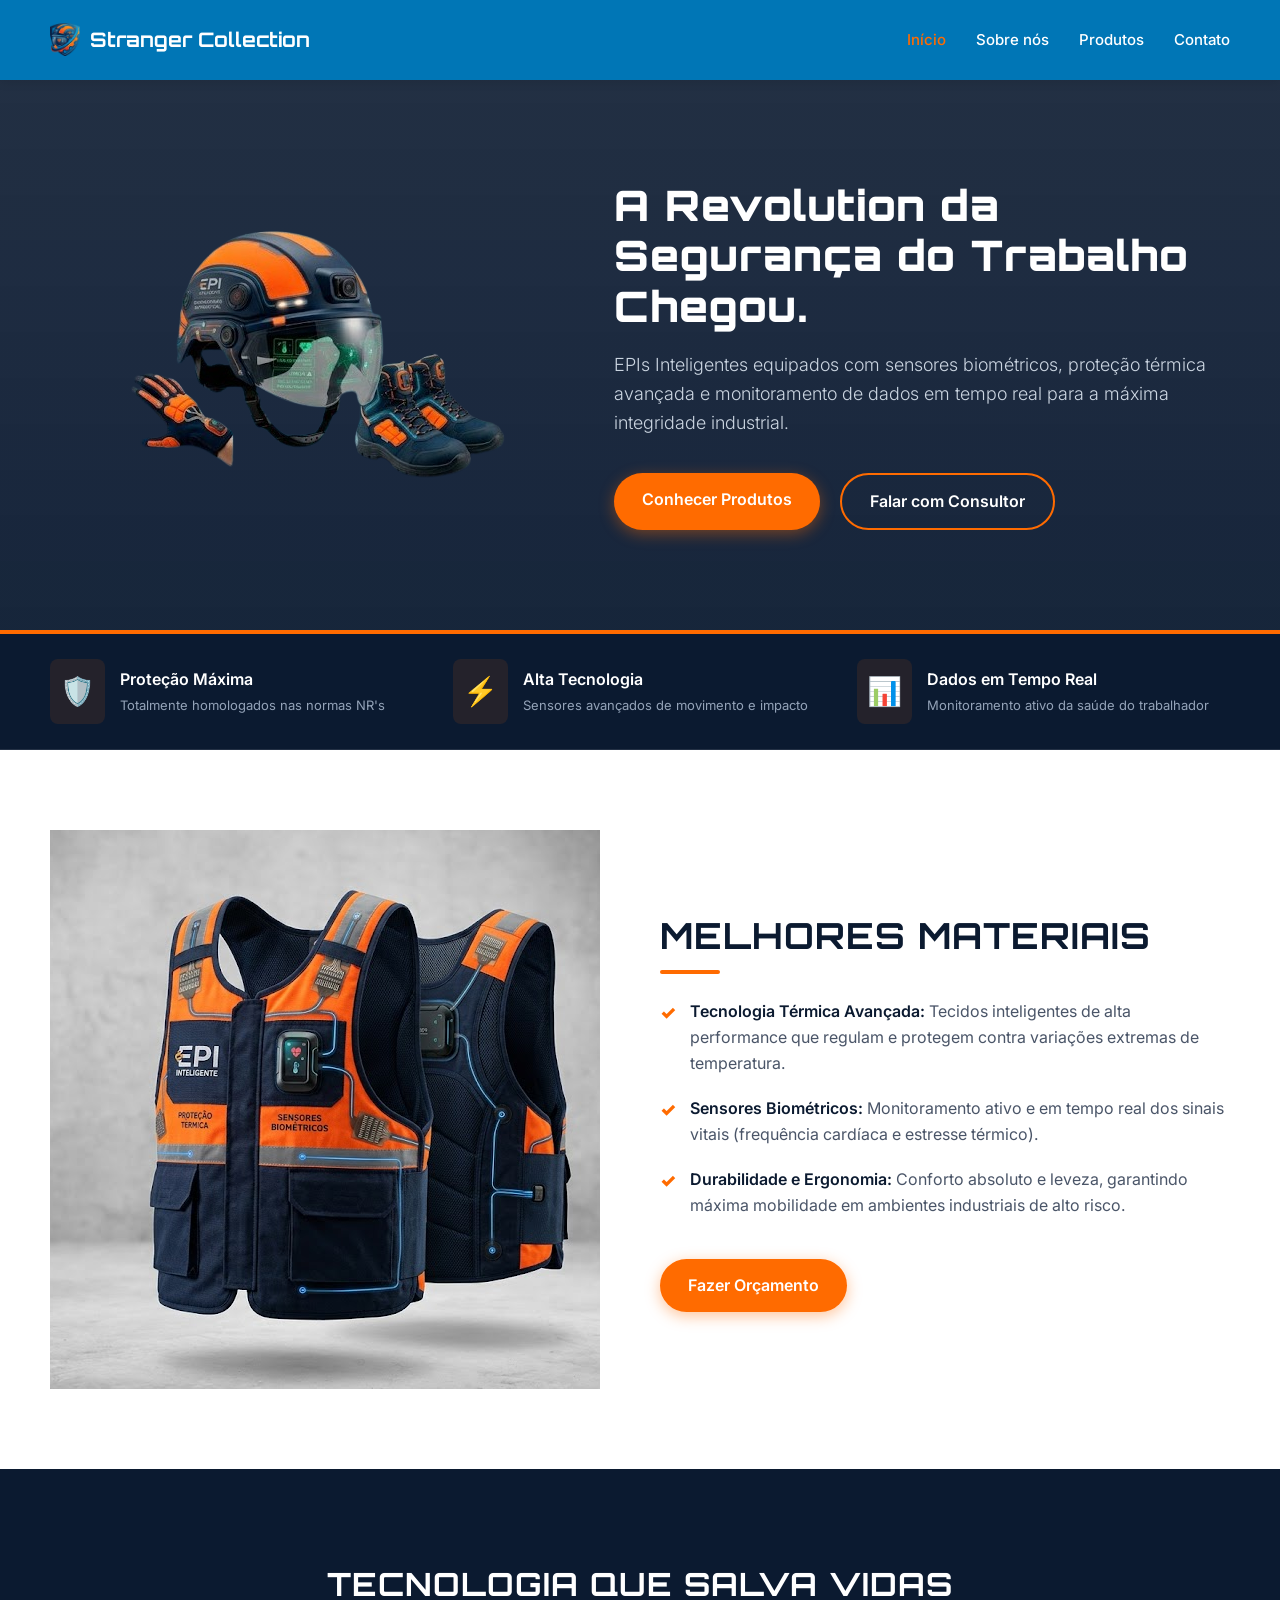
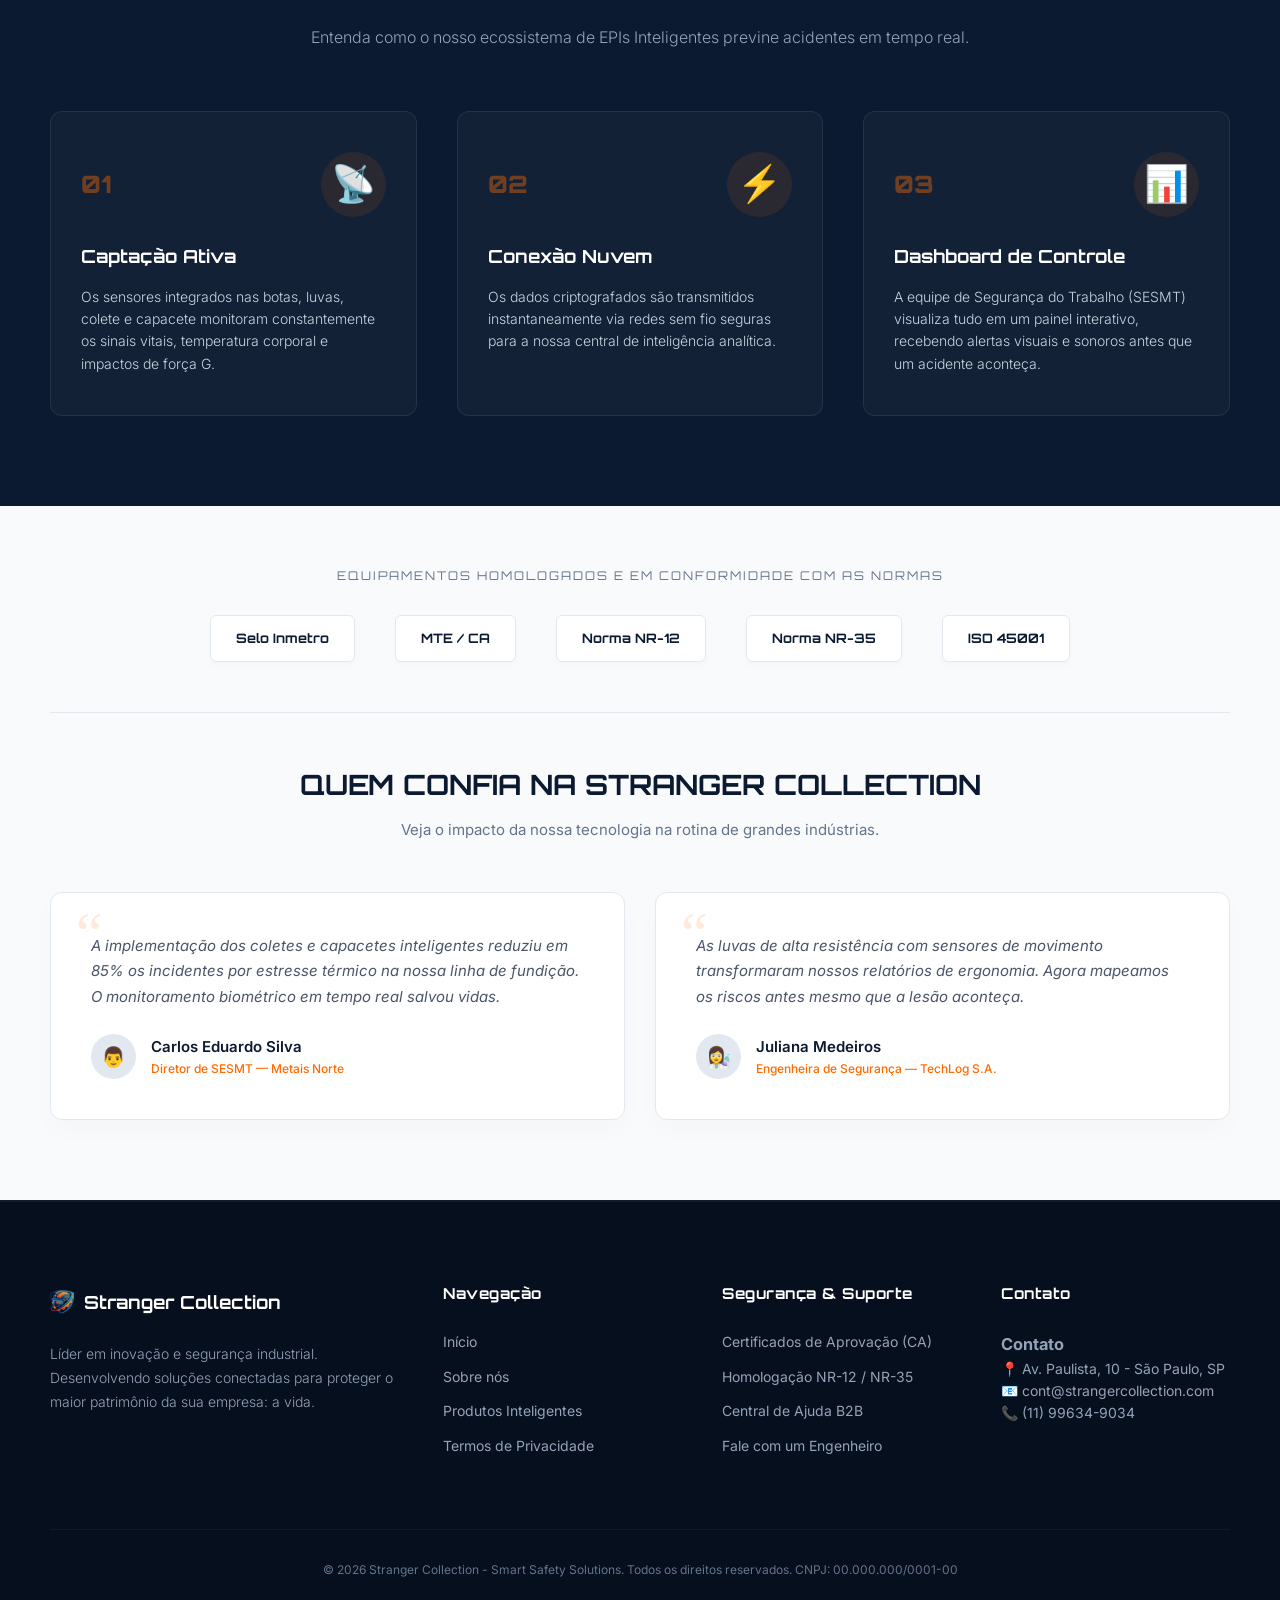
<file: src/index.html>
<!DOCTYPE html>
<html lang="pt-BR">
<head>
    <meta charset="UTF-8">
    <meta name="viewport" content="width=device-width, initial-scale=1.0">
    <title>Stranger Collection - EPIs Inteligentes</title>
    
    <link rel="stylesheet" href="index.css">
    
    <link rel="preconnect" href="https://fonts.googleapis.com">
    <link rel="preconnect" href="https://fonts.gstatic.com" crossorigin>
    <link href="https://fonts.googleapis.com/css2?family=Inter:wght@300;400;500;600&family=Orbitron:wght@600;700;900&display=swap" rel="stylesheet">
</head>
<body>

    <header>
        <div class="logo-container">
            <div ><img class="logo-icon" src="/public/assets/image/logo.png" alt=""></div>
            <span>Stranger Collection</span>
        </div>
        <nav>
            <ul>
                <li><a href="#" class="active">Início</a></li>
                <li><a href="/src/pages/sobrenos/sobre.html">Sobre nós</a></li>
                <li><a href="/src/pages/produtos/produtos.html">Produtos</a></li>
                <li><a href="https://wa.me/5511996349034?text=Olá!+Gostaria+de+fazer+um+orçamento+para+o+Colete+Smart+Pro+da+Stranger+Collection.">Contato</a></li>
            </ul>
        </nav>
    </header>

    <section class="hero">
        <div class="hero-container">
            <div class="hero-images">
         
                    <img src="/public/assets/image/produtos.png" alt="">
                
            </div>
            <div class="hero-content">
                <h1>A Revolution da Segurança do Trabalho Chegou.</h1>
                <p>EPIs Inteligentes equipados com sensores biométricos, proteção térmica avançada e monitoramento de dados em tempo real para a máxima integridade industrial.</p>
                <div class="hero-buttons">
                    <a href="#" class="btn btn-primary">Conhecer Produtos</a>
                    <a href="#" class="btn btn-secondary">Falar com Consultor</a>
                </div>
            </div>
        </div>
    </section>

    <section class="features-bar">
        <div class="features-container">
            <div class="feature-item">
                <div class="feature-icon">🛡️</div>
                <div class="feature-text">
                    <h3>Proteção Máxima</h3>
                    <p>Totalmente homologados nas normas NR's</p>
                </div>
            </div>
            <div class="feature-item">
                <div class="feature-icon">⚡</div>
                <div class="feature-text">
                    <h3>Alta Tecnologia</h3>
                    <p>Sensores avançados de movimento e impacto</p>
                </div>
            </div>
            <div class="feature-item">
                <div class="feature-icon">📊</div>
                <div class="feature-text">
                    <h3>Dados em Tempo Real</h3>
                    <p>Monitoramento ativo da saúde do trabalhador</p>
                </div>
            </div>
        </div>
    </section>

    <section class="product-highlight">
        <div class="product-container">
            <div class="product-image-side">
                <div class="product-image-placeholder">
                
                    <img src="/public/assets/image/colete.jpg" alt="">
                   
                </div>
            </div>
            <div class="product-info-side">
                <h2>MELHORES MATERIAIS</h2>
                <ul class="product-bullets">
                    <li><strong>Tecnologia Térmica Avançada:</strong> Tecidos inteligentes de alta performance que regulam e protegem contra variações extremas de temperatura.</li>
                    <li><strong>Sensores Biométricos:</strong> Monitoramento ativo e em tempo real dos sinais vitais (frequência cardíaca e estresse térmico).</li>
                    <li><strong>Durabilidade e Ergonomia:</strong> Conforto absoluto e leveza, garantindo máxima mobilidade em ambientes industriais de alto risco.</li>
                </ul>
                <div class="hero-buttons">
                    <a href="#" class="btn btn-primary">Fazer Orçamento</a>
                </div>
            </div>
        </div>
    </section>

    <section class="how-it-works">
        <div class="section-title">
            <h2>TECNOLOGIA QUE SALVA VIDAS</h2>
            <p>Entenda como o nosso ecossistema de EPIs Inteligentes previne acidentes em tempo real.</p>
        </div>
        
        <div class="steps-container">
            <div class="step-card">
                <div class="step-icon-wrapper">
                    <span class="step-number">01</span>
                    <div class="step-icon">📡</div>
                </div>
                <h3>Captação Ativa</h3>
                <p>Os sensores integrados nas botas, luvas, colete e capacete monitoram constantemente os sinais vitais, temperatura corporal e impactos de força G.</p>
            </div>

            <div class="step-card">
                <div class="step-icon-wrapper">
                    <span class="step-number">02</span>
                    <div class="step-icon">⚡</div>
                </div>
                <h3>Conexão Nuvem</h3>
                <p>Os dados criptografados são transmitidos instantaneamente via redes sem fio seguras para a nossa central de inteligência analítica.</p>
            </div>

            <div class="step-card">
                <div class="step-icon-wrapper">
                    <span class="step-number">03</span>
                    <div class="step-icon">📊</div>
                </div>
                <h3>Dashboard de Controle</h3>
                <p>A equipe de Segurança do Trabalho (SESMT) visualiza tudo em um painel interativo, recebendo alertas visuais e sonoros antes que um acidente aconteça.</p>
            </div>
        </div>
    </section>
    <section class="trust-section">
        <div class="certifications-container">
            <p class="cert-title">EQUIPAMENTOS HOMOLOGADOS E EM CONFORMIDADE COM AS NORMAS</p>
            <div class="cert-logos">
                <div class="cert-badge"><span>Selo Inmetro</span></div>
                <div class="cert-badge"><span>MTE / CA</span></div>
                <div class="cert-badge"><span>Norma NR-12</span></div>
                <div class="cert-badge"><span>Norma NR-35</span></div>
                <div class="cert-badge"><span>ISO 45001</span></div>
            </div>
        </div>

        <hr class="section-divider">

        <div class="testimonials-wrapper">
            <div class="section-title-dark">
                <h2>QUEM CONFIA NA STRANGER COLLECTION</h2>
                <p>Veja o impacto da nossa tecnologia na rotina de grandes indústrias.</p>
            </div>

            <div class="testimonials-container">
                <div class="testimonial-card">
                    <div class="quote-icon">“</div>
                    <p class="testimonial-text">A implementação dos coletes e capacetes inteligentes reduziu em 85% os incidentes por estresse térmico na nossa linha de fundição. O monitoramento biométrico em tempo real salvou vidas.</p>
                    <div class="testimonial-author">
                        <div class="author-avatar">👨‍</div>
                        <div class="author-info">
                            <h4>Carlos Eduardo Silva</h4>
                            <p>Diretor de SESMT — Metais Norte</p>
                        </div>
                    </div>
                </div>

                <div class="testimonial-card">
                    <div class="quote-icon">“</div>
                    <p class="testimonial-text">As luvas de alta resistência com sensores de movimento transformaram nossos relatórios de ergonomia. Agora mapeamos os riscos antes mesmo que a lesão aconteça.</p>
                    <div class="testimonial-author">
                        <div class="author-avatar">👩‍🔬</div>
                        <div class="author-info">
                            <h4>Juliana Medeiros</h4>
                            <p>Engenheira de Segurança — TechLog S.A.</p>
                        </div>
                    </div>
                </div>
            </div>
        </div>
    </section>

       <footer class="main-footer">
        <div class="footer-container">
            <div class="footer-col brand-col">
                <div class="footer-logo">
                   <div ><img class="logo-icon-small" src="/public/assets/image/logo.png" alt=""></div>
                    <span>Stranger Collection</span>
                </div>
                <p>Líder em inovação e segurança industrial. Desenvolvendo soluções conectadas para proteger o maior patrimônio da sua empresa: a vida.</p>
            </div>
            <div class="footer-col">
                <h4>Navegação</h4>
                <ul>
                    <li><a href="#">Início</a></li>
                    <li><a href="/src/pages/sobrenos/sobre.html">Sobre nós</a></li>
                    <li><a href="/src/pages/produtos/produtos.html">Produtos Inteligentes</a></li>
                    <li><a href="#">Termos de Privacidade</a></li>
                </ul>
            </div>
            <div class="footer-col">
                <h4>Segurança & Suporte</h4>
                <ul>
                    <li><a href="#">Certificados de Aprovação (CA)</a></li>
                    <li><a href="#">Homologação NR-12 / NR-35</a></li>
                    <li><a href="#">Central de Ajuda B2B</a></li>
                    <li><a href="#">Fale com um Engenheiro</a></li>
                </ul>
            </div>
            <div class="footer-col">
                <h4>Contato</h4>
              <h3>Contato</h3>
                <p>📍 Av. Paulista, 10 - São Paulo, SP</p>
                <p>📧 cont@strangercollection.com</p>
                <p>📞 (11) 99634-9034</p>
            </div>
        </div>
        <div class="footer-bottom">
            <p>&copy; 2026 Stranger Collection - Smart Safety Solutions. Todos os direitos reservados. CNPJ: 00.000.000/0001-00</p>
        </div>
    </footer>

</body>
</html>
</file>
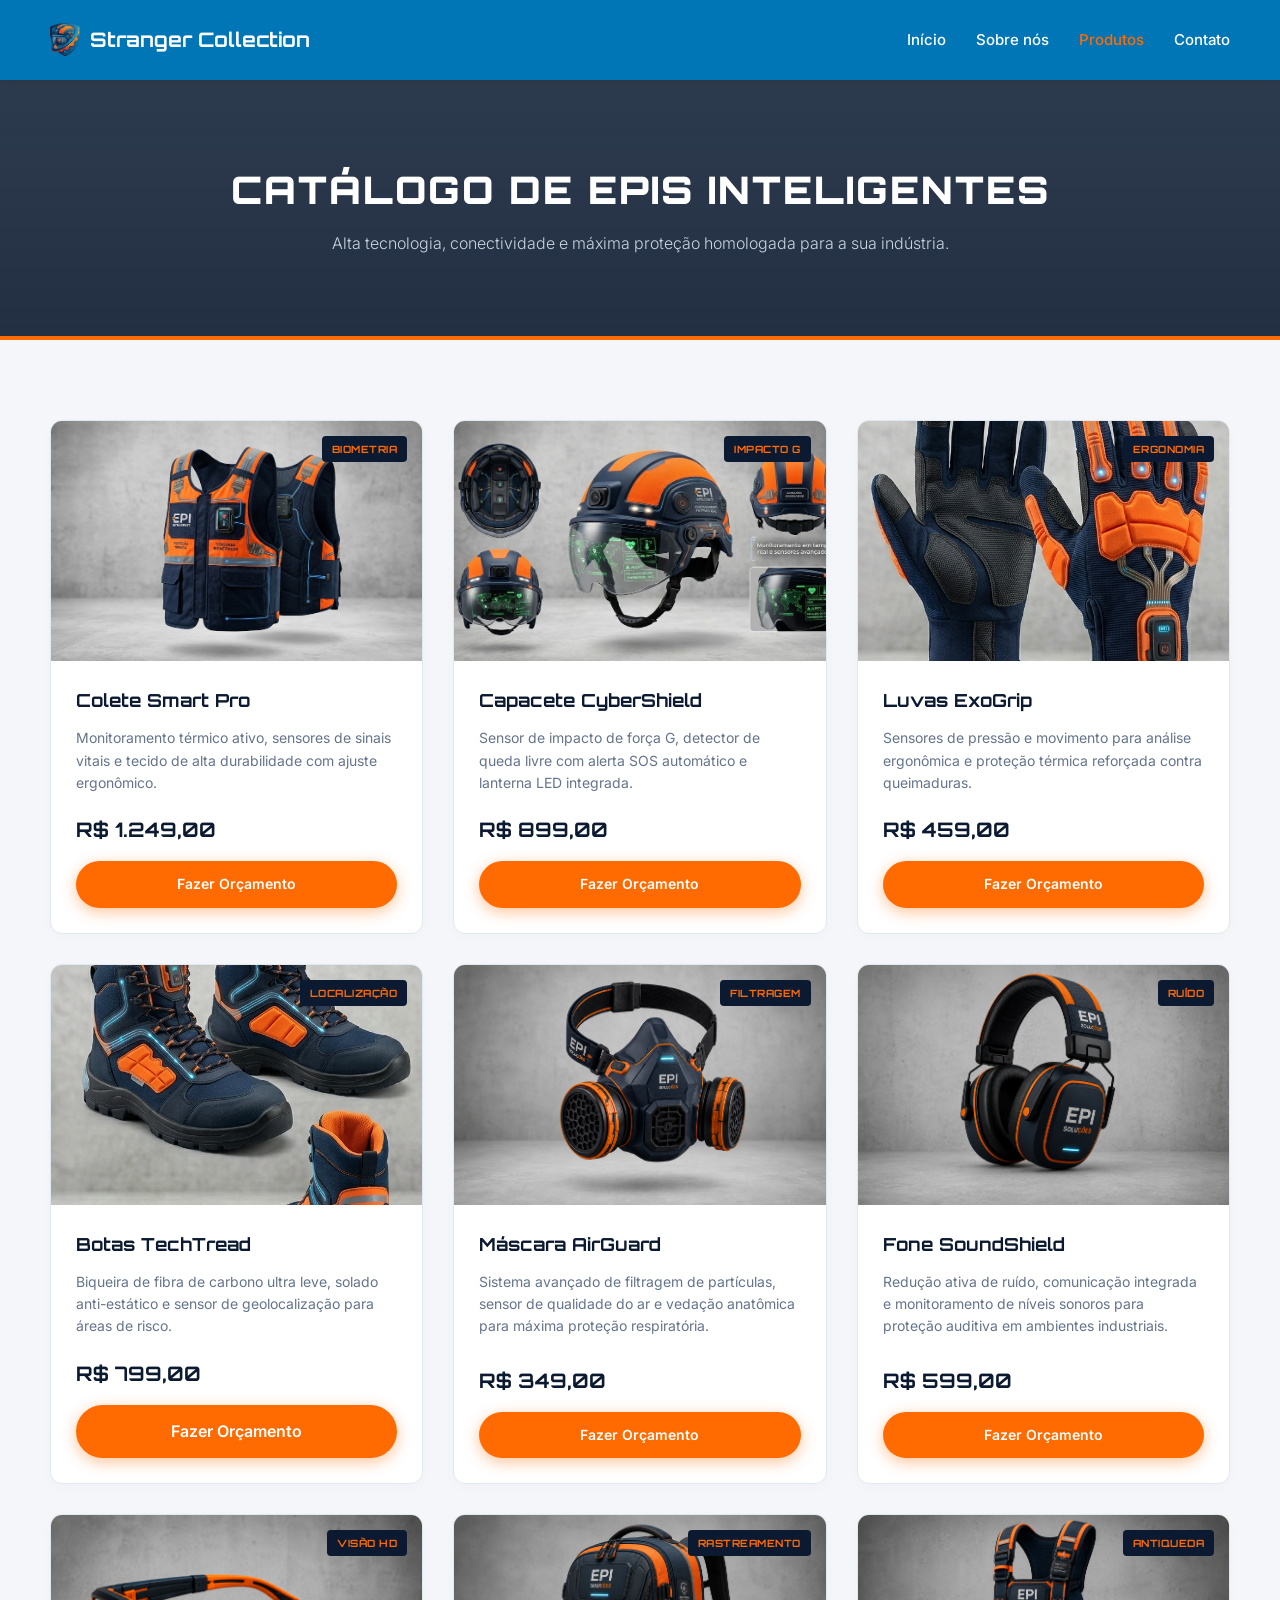
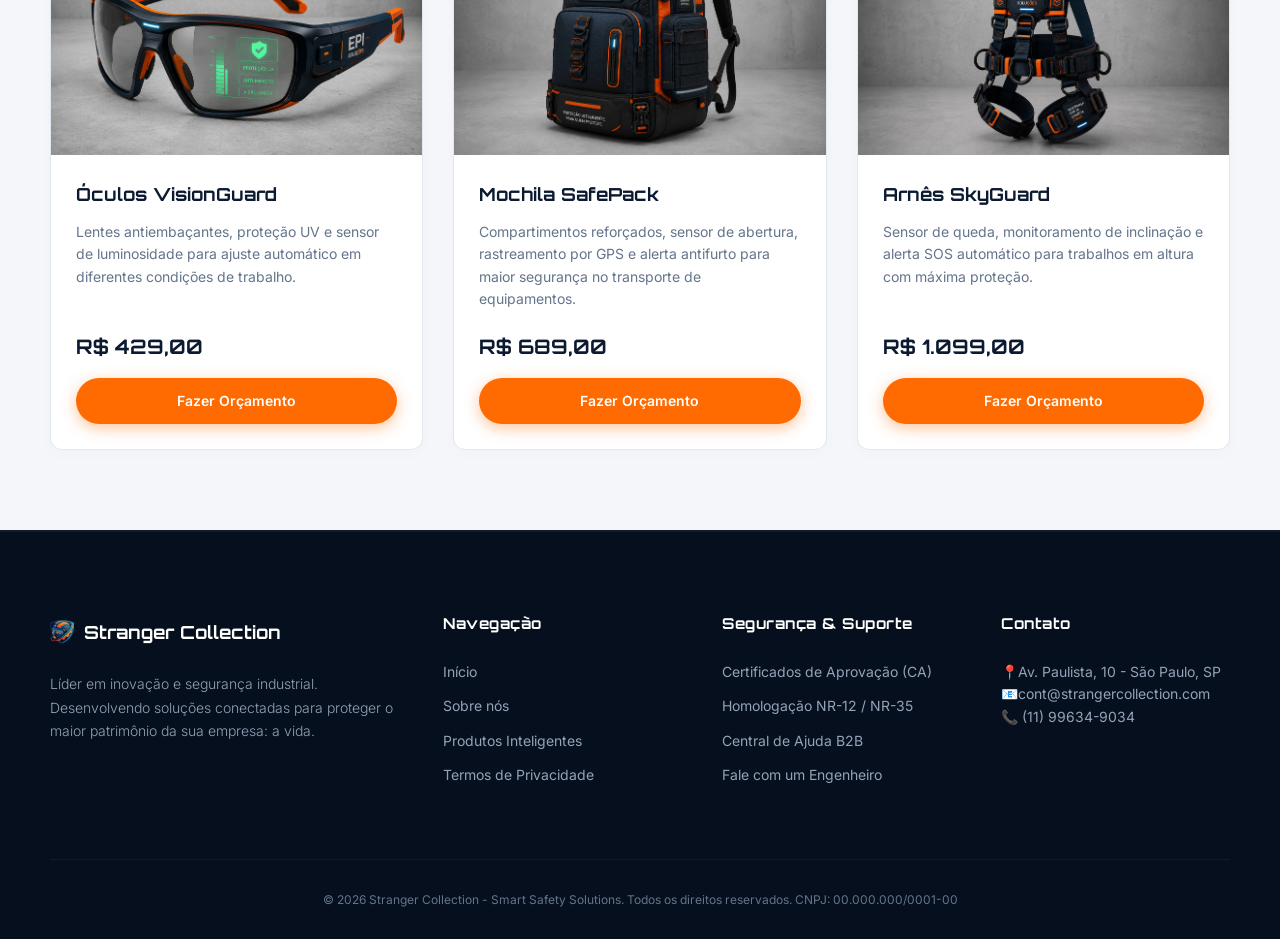
<file: src/pages/produtos/produtos.html>
<!DOCTYPE html>
<html lang="pt-BR">
<head>
    <meta charset="UTF-8">
    <meta name="viewport" content="width=device-width, initial-scale=1.0">
    <title>Produtos - Stranger Collection</title>
    
    <link rel="stylesheet" href="index.css">
    
    <link rel="preconnect" href="https://fonts.googleapis.com">
    <link rel="preconnect" href="https://fonts.gstatic.com" crossorigin>
    <link href="https://fonts.googleapis.com/css2?family=Inter:wght@300;400;500;600&family=Orbitron:wght@600;700;900&display=swap" rel="stylesheet">
</head>
<body>

    <header>
        <div class="logo-container">
                <div ><img class="logo-icon" src="/public/assets/image/logo.png" alt=""></div>
            <span>Stranger Collection</span>
        </div>
        <nav>
            <ul>
                <li><a href="../../index.html">Início</a></li>
                <li><a href="../sobrenos/sobre.html">Sobre nós</a></li>
                <li><a href="#" class="active">Produtos</a></li>
                <li><a href="https://wa.me/5511996349034?text=Olá!+Gostaria+de+fazer+um+orçamento+para+o+Colete+Smart+Pro+da+Stranger+Collection.">Contato</a></li>
            </ul>
        </nav>
    </header>

    <section class="products-hero">
        <div class="products-hero-content">
            <h1>CATÁLOGO DE EPIS INTELIGENTES</h1>
            <p>Alta tecnologia, conectividade e máxima proteção homologada para a sua indústria.</p>
        </div>
    </section>

    <section class="products-catalog">
        <div class="catalog-container">
            
            <div class="product-card">
                <div class="card-image-wrapper">
                    <img src="/public/assets/image/colete.jpg" alt="Colete Inteligente">
                    <span class="badge-tech">BIOMETRIA</span>
                </div>
                <div class="card-info">
                    <h3>Colete Smart Pro</h3>
                    <p class="product-desc">Monitoramento térmico ativo, sensores de sinais vitais e tecido de alta durabilidade com ajuste ergonômico.</p>
                    <div class="product-price">R$ 1.249,00</div>
                    <a href="https://wa.me/5511996349034?text=Olá!+Gostaria+de+fazer+um+orçamento+para+o+Colete+Smart+Pro+da+Stranger+Collection." class="btn btn-primary btn-card">Fazer Orçamento</a>
                </div>
            </div>

            <div class="product-card">
                <div class="card-image-wrapper">
                    <img src="/public/assets/image/capacete.jpg" alt="Capacete Inteligente">
                    <span class="badge-tech">IMPACTO G</span>
                </div>
                <div class="card-info">
                    <h3>Capacete CyberShield</h3>
                    <p class="product-desc">Sensor de impacto de força G, detector de queda livre com alerta SOS automático e lanterna LED integrada.</p>
                    <div class="product-price">R$ 899,00</div>
                    <a href="https://wa.me/5511996349034?text=Olá!+Gostaria+de+fazer+um+orçamento+para+o+Colete+Smart+Pro+da+Stranger+Collection." class="btn btn-primary btn-card">Fazer Orçamento</a>
                </div>
            </div>

            <div class="product-card">
                <div class="card-image-wrapper">
                    <img src="/public/assets/image/luvas.png" alt="Luvas Tecnológicas">
                    <span class="badge-tech">ERGONOMIA</span>
                </div>
                <div class="card-info">
                    <h3>Luvas ExoGrip</h3>
                    <p class="product-desc">Sensores de pressão e movimento para análise ergonômica e proteção térmica reforçada contra queimaduras.</p>
                    <div class="product-price">R$ 459,00</div>
                    <a href="https://wa.me/5511996349034?text=Olá!+Gostaria+de+fazer+um+orçamento+para+o+Colete+Smart+Pro+da+Stranger+Collection." class="btn btn-primary btn-card">Fazer Orçamento</a>
                </div>
            </div>

            <div class="product-card">
                <div class="card-image-wrapper">
                    <img src="/public/assets/image/botas.png" alt="Botas Inteligentes">
                    <span class="badge-tech">LOCALIZAÇÃO</span>
                </div>
                <div class="card-info">
                    <h3>Botas TechTread</h3>
                    <p class="product-desc">Biqueira de fibra de carbono ultra leve, solado anti-estático e sensor de geolocalização para áreas de risco.</p>
                    <div class="product-price">R$ 799,00</div>
                    <a href="<a href="https://wa.me/5511996349034?text=Olá!+Gostaria+de+fazer+um+orçamento+para+o+Colete+Smart+Pro+da+Stranger+Collection." target="_blank" class="btn btn-primary">Fazer Orçamento</a>
                </div>
            </div>
           
            <div class="product-card">
                <div class="card-image-wrapper">
                    <img src="/public/assets/image/mascara.png" alt="Máscara Inteligente">
                    <span class="badge-tech">FILTRAGEM</span>
                </div>
                <div class="card-info">
                    <h3>Máscara AirGuard</h3>
                    <p class="product-desc">
                        Sistema avançado de filtragem de partículas, sensor de qualidade do ar e vedação anatômica para máxima proteção respiratória.
                    </p>
                    <div class="product-price">R$ 349,00</div>
                    <a href="https://wa.me/5511996349034?text=Olá!+Gostaria+de+fazer+um+orçamento+para+a+Máscara+AirGuard+da+Stranger+Collection."
                    target="_blank"
                    class="btn btn-primary btn-card">
                        Fazer Orçamento
                    </a>
                </div>
            </div>

            <div class="product-card">
                <div class="card-image-wrapper">
                    <img src="/public/assets/image/fones.png" alt="Fone de Proteção Inteligente">
                    <span class="badge-tech">RUÍDO</span>
                </div>
                <div class="card-info">
                    <h3>Fone SoundShield</h3>
                    <p class="product-desc">
                        Redução ativa de ruído, comunicação integrada e monitoramento de níveis sonoros para proteção auditiva em ambientes industriais.
                    </p>
                    <div class="product-price">R$ 599,00</div>
                    <a href="https://wa.me/5511996349034?text=Olá!+Gostaria+de+fazer+um+orçamento+para+o+Fone+SoundShield+da+Stranger+Collection."
                    target="_blank"
                    class="btn btn-primary btn-card">
                        Fazer Orçamento
                    </a>
                </div>
            </div>

            <div class="product-card">
                <div class="card-image-wrapper">
                    <img src="/public/assets/image/oculos.png" alt="Óculos de Proteção Inteligente">
                    <span class="badge-tech">VISÃO HD</span>
                </div>
                <div class="card-info">
                    <h3>Óculos VisionGuard</h3>
                    <p class="product-desc">
                        Lentes antiembaçantes, proteção UV e sensor de luminosidade para ajuste automático em diferentes condições de trabalho.
                    </p>
                    <div class="product-price">R$ 429,00</div>
                    <a href="https://wa.me/5511996349034?text=Olá!+Gostaria+de+fazer+um+orçamento+para+os+Óculos+VisionGuard+da+Stranger+Collection."
                    target="_blank"
                    class="btn btn-primary btn-card">
                        Fazer Orçamento
                    </a>
                </div>
            </div>
            <div class="product-card">
        <div class="card-image-wrapper">
            <img src="/public/assets/image/mochila.png" alt="Mochila Inteligente">
            <span class="badge-tech">RASTREAMENTO</span>
        </div>
        <div class="card-info">
            <h3>Mochila SafePack</h3>
            <p class="product-desc">
                Compartimentos reforçados, sensor de abertura, rastreamento por GPS e alerta antifurto para maior segurança no transporte de equipamentos.
            </p>
            <div class="product-price">R$ 689,00</div>
            <a href="https://wa.me/5511996349034?text=Olá!+Gostaria+de+fazer+um+orçamento+para+a+Mochila+SafePack+da+Stranger+Collection."
            target="_blank"
            class="btn btn-primary btn-card">
                Fazer Orçamento
            </a>
        </div>
            </div>
           
            <div class="product-card">
                <div class="card-image-wrapper">
                    <img src="/public/assets/image/arnes.png" alt="Arnês de Segurança Inteligente">
                    <span class="badge-tech">ANTIQUEDA</span>
                </div>
                <div class="card-info">
                    <h3>Arnês SkyGuard</h3>
                    <p class="product-desc">
                        Sensor de queda, monitoramento de inclinação e alerta SOS automático para trabalhos em altura com máxima proteção.
                    </p>
                    <div class="product-price">R$ 1.099,00</div>
                    <a href="https://wa.me/5511996349034?text=Olá!+Gostaria+de+fazer+um+orçamento+para+o+Arnês+SkyGuard+da+Stranger+Collection."
                    target="_blank"
                    class="btn btn-primary btn-card">
                        Fazer Orçamento
                    </a>
                </div>
            </div>

        </div>
    </section>

    <footer class="main-footer">
        <div class="footer-container">
            <div class="footer-col brand-col">
                <div class="footer-logo">
                    <div ><img class="logo-icon-small" src="/public/assets/image/logo.png" alt=""></div>
                    <span>Stranger Collection</span>
                </div>
                <p>Líder em inovação e segurança industrial. Desenvolvendo soluções conectadas para proteger o maior patrimônio da sua empresa: a vida.</p>
            </div>
            <div class="footer-col">
                <h4>Navegação</h4>
                <ul>
                    <li><a href="../../index.html">Início</a></li>
                    <li><a href="../sobrenos/sobre.html">Sobre nós</a></li>
                    <li><a href="#">Produtos Inteligentes</a></li>
                    <li><a href="https://wa.me/5511996349034?text=Olá!+Gostaria+de+fazer+um+orçamento+para+o+Colete+Smart+Pro+da+Stranger+Collection.">Termos de Privacidade</a></li>
                </ul>
            </div>
            <div class="footer-col">
                <h4>Segurança & Suporte</h4>
                <ul>
                    <li><a href="#">Certificados de Aprovação (CA)</a></li>
                    <li><a href="#">Homologação NR-12 / NR-35</a></li>
                    <li><a href="#">Central de Ajuda B2B</a></li>
                    <li><a href="#">Fale com um Engenheiro</a></li>
                </ul>
            </div>
            <div class="footer-col">
                <h4>Contato</h4>
                <p>📍Av. Paulista, 10 - São Paulo, SP</p>
                <p>📧cont@strangercollection.com</p>
                <p>📞 (11) 99634-9034</p>
            </div>
        </div>
        <div class="footer-bottom">
            <p>&copy; 2026 Stranger Collection - Smart Safety Solutions. Todos os direitos reservados. CNPJ: 00.000.000/0001-00</p>
        </div>
    </footer>

</body>
</html>
</file>
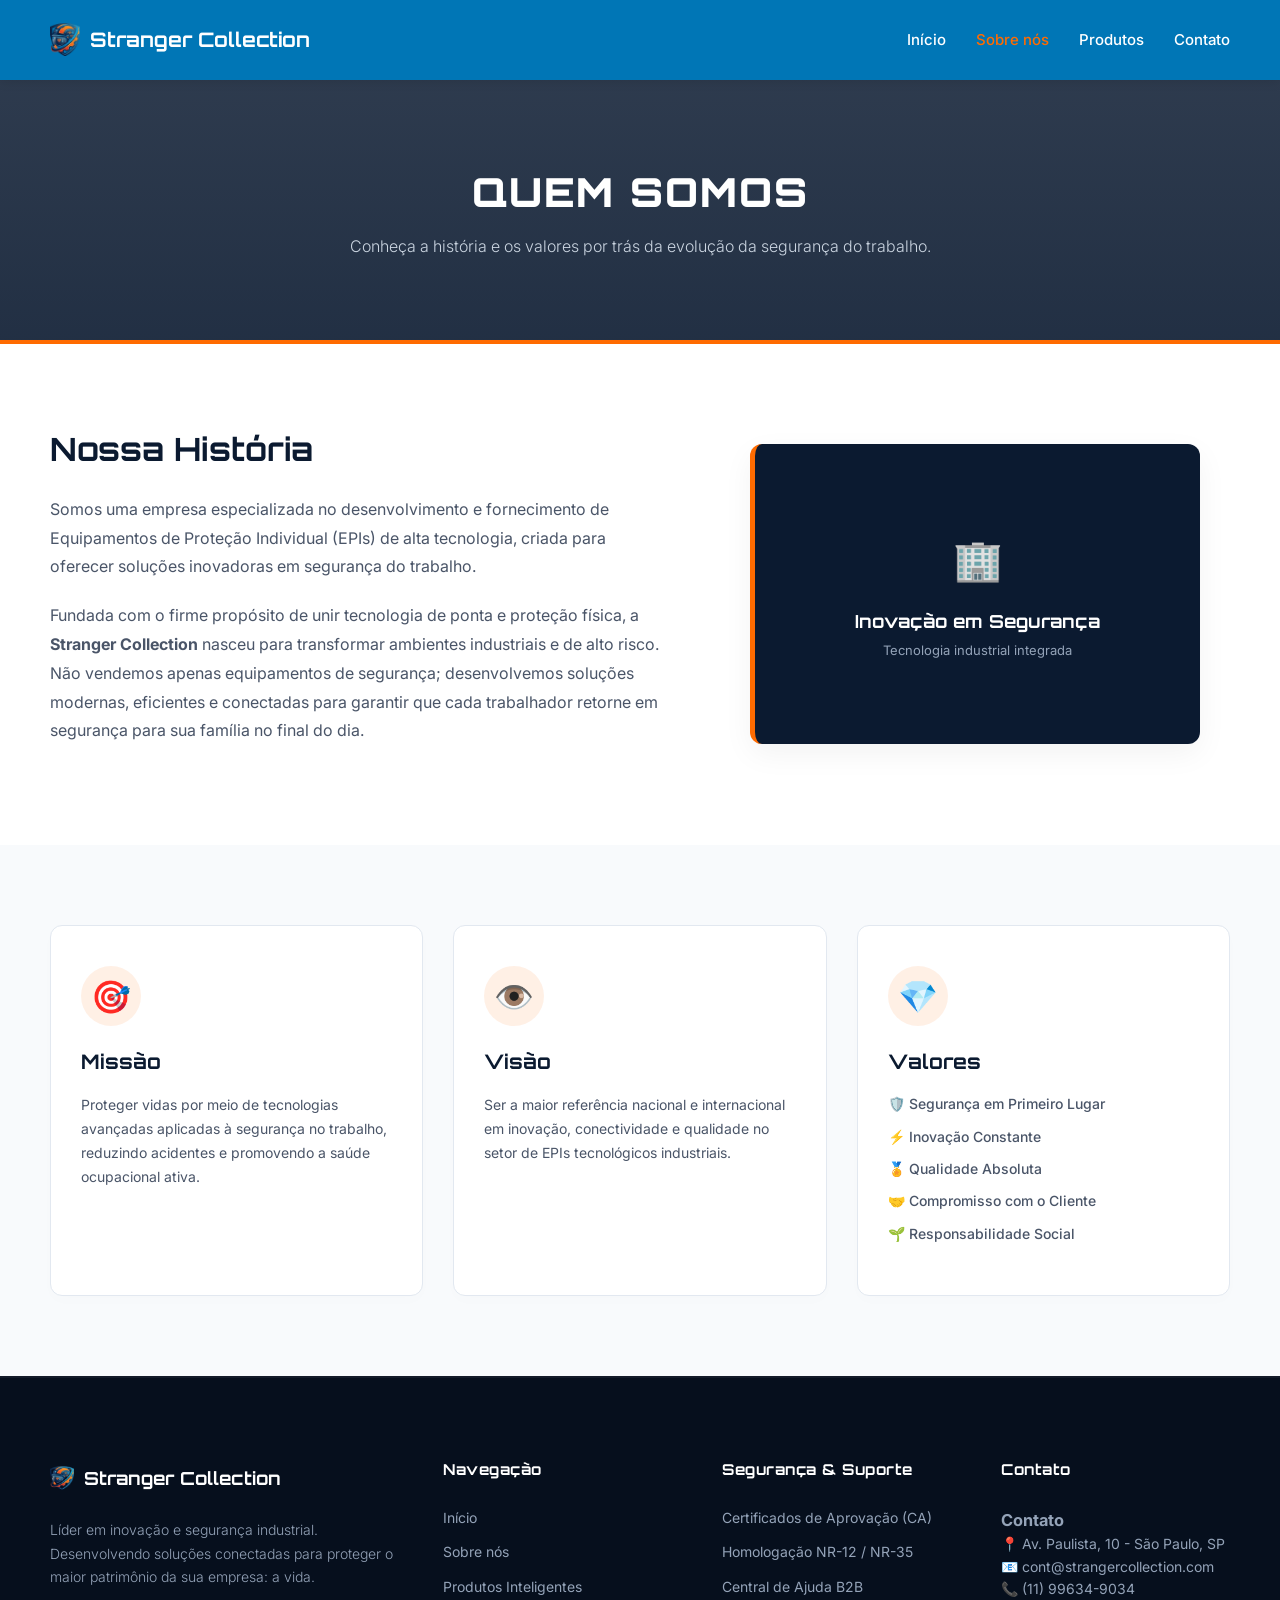
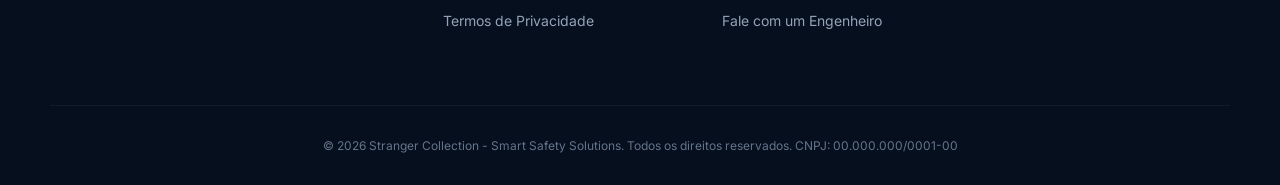
<file: src/pages/sobrenos/sobre.html>
<!DOCTYPE html>
<html lang="pt-BR">
<head>
    <meta charset="UTF-8">
    <meta name="viewport" content="width=device-width, initial-scale=1.0">
    <title>Sobre Nós - Stranger Collection</title>
    
    <link rel="stylesheet" href="index.css">
    
    <link rel="preconnect" href="https://fonts.googleapis.com">
    <link rel="preconnect" href="https://fonts.gstatic.com" crossorigin>
    <link href="https://fonts.googleapis.com/css2?family=Inter:wght@300;400;500;600&family=Orbitron:wght@600;700;900&display=swap" rel="stylesheet">
</head>
<body>

    <header>
        <div class="logo-container">
            <div ><img class="logo-icon" src="/public/assets/image/logo.png" alt=""></div>
            <span>Stranger Collection</span>
        </div>
        <nav>
            <ul>
                <li><a href="../../index.html">Início</a></li>
                <li><a href="#" class="active">Sobre nós</a></li>
                <li><a href="../produtos/produtos.html">Produtos</a></li>
                <li><a href="https://wa.me/5511996349034?text=Olá!+Gostaria+de+fazer+um+orçamento+para+o+Colete+Smart+Pro+da+Stranger+Collection.">Contato</a></li>
            </ul>
        </nav>
    </header>

    <section class="about-hero">
        <div class="about-hero-content">
            <h1>QUEM SOMOS</h1>
            <p>Conheça a história e os valores por trás da evolução da segurança do trabalho.</p>
        </div>
    </section>

    <section class="about-intro">
        <div class="about-container">
            <div class="about-text-side">
                <h2>Nossa História</h2>
                <p>Somos uma empresa especializada no desenvolvimento e fornecimento de Equipamentos de Proteção Individual (EPIs) de alta tecnologia, criada para oferecer soluções inovadoras em segurança do trabalho.</p>
                <p>Fundada com o firme propósito de unir tecnologia de ponta e proteção física, a <strong>Stranger Collection</strong> nasceu para transformar ambientes industriais e de alto risco. Não vendemos apenas equipamentos de segurança; desenvolvemos soluções modernas, eficientes e conectadas para garantir que cada trabalhador retorne em segurança para sua família no final do dia.</p>
            </div>
            <div class="about-image-side">
                <div class="about-video-placeholder">
                    <span>🏢</span>
                    <h3>Inovação em Segurança</h3>
                    <p>Tecnologia industrial integrada</p>
                </div>
            </div>
        </div>
    </section>

    <section class="mve-section">
        <div class="mve-container">
            <div class="mve-card">
                <div class="mve-icon">🎯</div>
                <h3>Missão</h3>
                <p>Proteger vidas por meio de tecnologias avançadas aplicadas à segurança no trabalho, reduzindo acidentes e promovendo a saúde ocupacional ativa.</p>
            </div>

            <div class="mve-card">
                <div class="mve-icon">👁️</div>
                <h3>Visão</h3>
                <p>Ser a maior referência nacional e internacional em inovação, conectividade e qualidade no setor de EPIs tecnológicos industriais.</p>
            </div>

            <div class="mve-card">
                <div class="mve-icon">💎</div>
                <h3>Valores</h3>
                <ul class="valores-list">
                    <li>🛡️ Segurança em Primeiro Lugar</li>
                    <li>⚡ Inovação Constante</li>
                    <li>🏅 Qualidade Absoluta</li>
                    <li>🤝 Compromisso com o Cliente</li>
                    <li>🌱 Responsabilidade Social</li>
                </ul>
            </div>
        </div>
    </section>

    <footer class="main-footer">
        <div class="footer-container">
            <div class="footer-col brand-col">
                <div class="footer-logo">
                   <div ><img class="logo-icon-small" src="/public/assets/image/logo.png" alt=""></div>
                    <span>Stranger Collection</span>
                </div>
                <p>Líder em inovação e segurança industrial. Desenvolvendo soluções conectadas para proteger o maior patrimônio da sua empresa: a vida.</p>
            </div>
            <div class="footer-col">
                <h4>Navegação</h4>
                <ul>
                    <li><a href="../../index.html">Início</a></li>
                    <li><a href="#">Sobre nós</a></li>
                    <li><a href="../produtos/produtos.html">Produtos Inteligentes</a></li>
                    <li><a href="#">Termos de Privacidade</a></li>
                </ul>
            </div>
            <div class="footer-col">
                <h4>Segurança & Suporte</h4>
                <ul>
                    <li><a href="#">Certificados de Aprovação (CA)</a></li>
                    <li><a href="#">Homologação NR-12 / NR-35</a></li>
                    <li><a href="#">Central de Ajuda B2B</a></li>
                    <li><a href="#">Fale com um Engenheiro</a></li>
                </ul>
            </div>
            <div class="footer-col">
                <h4>Contato</h4>
              <h3>Contato</h3>
                <p>📍 Av. Paulista, 10 - São Paulo, SP</p>
                <p>📧 cont@strangercollection.com</p>
                <p>📞 (11) 99634-9034</p>
            </div>
        </div>
        <div class="footer-bottom">
            <p>&copy; 2026 Stranger Collection - Smart Safety Solutions. Todos os direitos reservados. CNPJ: 00.000.000/0001-00</p>
        </div>
    </footer>

</body>
</html>
</file>
<file: src/index.css>
/* ==========================================================================
   1. RESET & CONFIGURAÇÕES GERAIS
   ========================================================================== */
* {
    margin: 0;
    padding: 0;
    box-sizing: border-box;
}

body {
    font-family: 'Inter', sans-serif;
    background-color: #f4f6f9;
    color: #333333;
    line-height: 1.6;
}

/* ==========================================================================
   2. HEADER & NAVBAR
   ========================================================================== */
header {
    background-color: #0076b6; /* Azul claro do topo */
    padding: 15px 50px;
    display: flex;
    justify-content: space-between;
    align-items: center;
    position: sticky;
    top: 0;
    z-index: 1000;
    box-shadow: 0 2px 10px rgba(0,0,0,0.1);
}

.logo-container {
    display: flex;
    align-items: center;
    justify-content: center;
    gap: 10px;
    color: #ffffff;
    font-family: 'Orbitron', sans-serif;
    font-weight: 700;
    font-size: 20px;
}

.logo-icon {
    width: 30px;
    margin-top: 8px;
}

nav ul {
    display: flex;
    list-style: none;
    gap: 30px;
}

nav ul li a {
    color: #ffffff;
    text-decoration: none;
    font-weight: 500;
    font-size: 15px;
    transition: color 0.3s;
}

nav ul li a:hover, nav ul li a.active {
    color: #ff6b00; /* Destaque Laranja */
}

/* ==========================================================================
   3. HERO SECTION (BANNER PRINCIPAL)
   ========================================================================== */
.hero {
    background: linear-gradient(rgba(11, 26, 48, 0.9), rgba(11, 26, 48, 0.95)), 
                url('https://images.unsplash.com/photo-1581091226825-a6a2a5aee158?auto=format&fit=crop&q=80&w=1200') no-repeat center center/cover;
    padding: 100px 50px;
    display: flex;
    align-items: center;
    min-height: 550px;
    color: #ffffff;
    border-bottom: 4px solid #ff6b00;
}

.hero-container {
    max-width: 1200px;
    margin: 0 auto;
    display: flex;
    width: 100%;
    align-items: center;
    gap: 50px;
}

.hero-images {
    flex: 1;
    display: flex;
    justify-content: center;
    align-items: center;
    position: relative;
}

.hero-mockup-placeholder {
    width: 100%;
    max-width: 450px;
    height: 350px;
    background: rgba(255, 255, 255, 0.05);
    border: 2px dashed rgba(255, 255, 255, 0.2);
    border-radius: 12px;
    display: flex;
    flex-direction: column;
    justify-content: center;
    align-items: center;
    color: rgba(255, 255, 255, 0.6);
    text-align: center;
    padding: 20px;
}

.hero-mockup-placeholder span {
    font-size: 40px;
    margin-bottom: 15px;
}

.hero-content {
    flex: 1.2;
}

.hero-content h1 {
    font-family: 'Orbitron', sans-serif;
    font-size: 42px;
    font-weight: 900;
    line-height: 1.2;
    margin-bottom: 20px;
    letter-spacing: 1px;
}

.hero-content p {
    font-size: 18px;
    color: #cbd5e1;
    margin-bottom: 35px;
    font-weight: 300;
}

.hero-buttons {
    display: flex;
    gap: 20px;
}

.btn {
    display: inline-block;
    padding: 14px 28px;
    border-radius: 30px;
    text-decoration: none;
    font-weight: 600;
    font-size: 16px;
    transition: all 0.3s ease;
    text-align: center;
}

.btn-primary {
    background-color: #ff6b00;
    color: #ffffff;
    box-shadow: 0 4px 15px rgba(255, 107, 0, 0.4);
}

.btn-primary:hover {
    background-color: #e05e00;
    transform: translateY(-2px);
}

.btn-secondary {
    background-color: transparent;
    color: #ffffff;
    border: 2px solid #ff6b00;
}

.btn-secondary:hover {
    background-color: rgba(255, 107, 0, 0.1);
    transform: translateY(-2px);
}

/* ==========================================================================
   4. BARRA DE DIFERENCIAIS
   ========================================================================== */
.features-bar {
    background-color: #0b1a30; /* Azul escuro */
    padding: 25px 50px;
    border-bottom: 1px solid rgba(255,255,255,0.1);
}

.features-container {
    max-width: 1200px;
    margin: 0 auto;
    display: flex;
    justify-content: space-between;
    gap: 30px;
}

.feature-item {
    display: flex;
    align-items: center;
    gap: 15px;
    color: #ffffff;
    flex: 1;
}

.feature-icon {
    font-size: 28px;
    color: #ff6b00;
    background: rgba(255, 107, 0, 0.1);
    padding: 10px;
    border-radius: 8px;
    display: flex;
    align-items: center;
    justify-content: center;
}

.feature-text h3 {
    font-size: 16px;
    font-weight: 600;
    margin-bottom: 2px;
}

.feature-text p {
    font-size: 13px;
    color: #94a3b8;
}

/* ==========================================================================
   5. SEÇÃO PRODUTO DESTAQUE (COLETE)
   ========================================================================== */
.product-highlight {
    padding: 80px 50px;
    background-color: #ffffff;
}

.product-container {
    max-width: 1200px;
    margin: 0 auto;
    display: flex;
    align-items: center;
    gap: 60px;
}

.product-image-side {
    flex: 1;
    display: flex;
    justify-content: center;
}

.product-image-placeholder {
    width: 100%;
    max-width: 550px; 
    height: auto;    
    display: flex;
    justify-content: center;
    align-items: center;
    overflow: hidden; 

}


.product-image-placeholder img {
    height: 100%;
    width: auto;
    object-fit: cover; 
    display: block;
    box-shadow: 0 8px 30px rgba(0, 0, 0, 0.08); 
    
}

.product-image-placeholder span {
    font-size: 14px;
    color: #94a3b8;
    margin-top: 10px;
    font-style: italic;
}

.product-info-side {
    flex: 1.2;
}

.product-info-side h2 {
    font-family: 'Orbitron', sans-serif;
    color: #0b1a30;
    font-size: 36px;
    font-weight: 700;
    margin-bottom: 25px;
    letter-spacing: 1px;
    position: relative;
    padding-bottom: 10px;
}

.product-info-side h2::after {
    content: '';
    position: absolute;
    left: 0;
    bottom: 0;
    width: 60px;
    height: 4px;
    background-color: #ff6b00;
    border-radius: 2px;
}

.product-bullets {
    list-style: none;
    margin-bottom: 40px;
}

.product-bullets li {
    position: relative;
    padding-left: 30px;
    margin-bottom: 20px;
    font-size: 16px;
    color: #4a5568;
}

.product-bullets li::before {
    content: '✓';
    position: absolute;
    left: 0;
    top: 0;
    color: #ff6b00;
    font-weight: 900;
    font-size: 18px;
}

.product-bullets li strong {
    color: #0b1a30;
    font-weight: 600;
}

/* ==========================================================================
   6. RESPONSIVIDADE (MOBILE)
   ========================================================================== */
@media (max-width: 968px) {
    header { padding: 15px 20px; }
    .hero, .features-bar, .product-highlight { padding: 40px 20px; }
    .hero-container, .features-container, .product-container {
        flex-direction: column;
        gap: 30px;
    }
    .hero-content { text-align: center; }
    .hero-buttons { justify-content: center; }
    .feature-item { width: 100%; }
}

.how-it-works {
    padding: 90px 50px;
    background-color: #0b1a30; /* Azul escuro da marca para dar contraste */
    color: #ffffff;
}

.how-it-works .section-title {
    text-align: center;
    max-width: 700px;
    margin: 0 auto 60px auto;
}

.how-it-works .section-title h2 {
    font-family: 'Orbitron', sans-serif;
    font-size: 32px;
    letter-spacing: 1px;
    margin-bottom: 15px;
    color: #ffffff;
}

.how-it-works .section-title p {
    color: #94a3b8;
    font-size: 16px;
    font-weight: 300;
}

.steps-container {
    max-width: 1200px;
    margin: 0 auto;
    display: flex;
    justify-content: space-between;
    gap: 40px;
}

.step-card {
    flex: 1;
    background: rgba(255, 255, 255, 0.03);
    border: 1px solid rgba(255, 255, 255, 0.08);
    padding: 40px 30px;
    border-radius: 12px;
    transition: all 0.3s ease;
}

.step-card:hover {
    transform: translateY(-5px);
    background: rgba(255, 255, 255, 0.05);
    border-color: #ff6b00; /* Borda laranja no hover */
}

.step-icon-wrapper {
    display: flex;
    justify-content: space-between;
    align-items: center;
    margin-bottom: 25px;
}

.step-number {
    font-family: 'Orbitron', sans-serif;
    font-size: 24px;
    font-weight: 900;
    color: rgba(255, 107, 0, 0.4); /* Número laranja translúcido */
}

.step-icon {
    font-size: 36px;
    background: rgba(255, 107, 0, 0.1);
    padding: 12px;
    border-radius: 50px;
    width: 65px;
    height: 65px;
    display: flex;
    align-items: center;
    justify-content: center;
}

.step-card h3 {
    font-family: 'Orbitron', sans-serif;
    font-size: 18px;
    margin-bottom: 15px;
    color: #ffffff;
}

.step-card p {
    font-size: 14px;
    color: #cbd5e1;
    line-height: 1.6;
    font-weight: 300;
}
/* ==========================================================================
   4.5 SEÇÃO DE PROVA SOCIAL E CERTIFICAÇÕES
   ========================================================================== */
.trust-section {
    padding: 60px 50px 80px 50px;
    background-color: #f8fafc; /* Um cinza bem claro para destacar das outras seções */
}

/* Estilização dos Selos/Certificações */
.certifications-container {
    max-width: 1200px;
    margin: 0 auto;
    text-align: center;
}

.cert-title {
    font-size: 12px;
    font-family: 'Orbitron', sans-serif;
    color: #64748b;
    letter-spacing: 2px;
    margin-bottom: 30px;
}

.cert-logos {
    display: flex;
    justify-content: center;
    align-items: center;
    gap: 40px;
    flex-wrap: wrap;
}

.cert-badge {
    background: #ffffff;
    border: 1px solid #e2e8f0;
    padding: 12px 25px;
    border-radius: 6px;
    font-family: 'Orbitron', sans-serif;
    font-size: 13px;
    font-weight: 700;
    color: #0b1a30;
    box-shadow: 0 4px 6px rgba(0,0,0,0.02);
}

.section-divider {
    max-width: 1200px;
    margin: 50px auto;
    border: 0;
    border-top: 1px solid #e2e8f0;
}

/* Estilização dos Depoimentos */
.testimonials-wrapper {
    max-width: 1200px;
    margin: 0 auto;
}

.section-title-dark {
    text-align: center;
    margin-bottom: 50px;
}

.section-title-dark h2 {
    font-family: 'Orbitron', sans-serif;
    font-size: 28px;
    color: #0b1a30;
    margin-bottom: 10px;
}

.section-title-dark p {
    color: #64748b;
    font-size: 15px;
}

.testimonials-container {
    display: flex;
    gap: 30px;
}

.testimonial-card {
    flex: 1;
    background: #ffffff;
    border: 1px solid #e2e8f0;
    padding: 40px;
    border-radius: 12px;
    position: relative;
    box-shadow: 0 10px 25px rgba(0, 0, 0, 0.02);
}

.quote-icon {
    font-size: 60px;
    color: rgba(255, 107, 0, 0.15); /* Aspas em laranja suave */
    position: absolute;
    top: 10px;
    left: 25px;
    font-family: serif;
    line-height: 1;
}

.testimonial-text {
    font-size: 15px;
    color: #4a5568;
    line-height: 1.7;
    margin-bottom: 25px;
    position: relative;
    z-index: 1;
    font-style: italic;
}

.testimonial-author {
    display: flex;
    align-items: center;
    gap: 15px;
}

.author-avatar {
    width: 45px;
    height: 45px;
    background: #e2e8f0;
    border-radius: 50px;
    display: flex;
    align-items: center;
    justify-content: center;
    font-size: 20px;
}

.author-info h4 {
    font-size: 15px;
    color: #0b1a30;
    font-weight: 600;
}

.author-info p {
    font-size: 12px;
    color: #ff6b00; /* Cargo em destaque Laranja */
    font-weight: 500;
}

/* Responsivo Mobile */
@media (max-width: 768px) {
    .trust-section { padding: 40px 20px; }
    .cert-logos { gap: 15px; }
    .testimonials-container { flex-direction: column; gap: 20px; }
}

/* ==========================================================================
   7. FOOTER (RODAPÉ)
   ========================================================================== */
.main-footer {
    background-color: #060f1d; /* Azul ultra escuro */
    color: #94a3b8;
    padding: 80px 50px 30px 50px;
    font-size: 14px;
    border-top: 2px solid rgba(255, 255, 255, 0.05);
}

.footer-container {
    max-width: 1200px;
    margin: 0 auto;
    display: flex;
    justify-content: space-between;
    gap: 50px;
    flex-wrap: wrap;
}

.footer-col {
    flex: 1;
    min-width: 200px;
}

.brand-col {
    flex: 1.5;
}

.footer-logo {
    display: flex;
    align-items: center;
    gap: 10px;
    color: #ffffff;
    font-family: 'Orbitron', sans-serif;
    font-weight: 700;
    font-size: 18px;
    margin-bottom: 20px;
}

.logo-icon-small {
    width: 24px;
    height: 24px;
    margin-top: 8px;
}

.brand-col p {
    line-height: 1.7;
    font-weight: 300;
}

.footer-col h4 {
    color: #ffffff;
    font-family: 'Orbitron', sans-serif;
    font-size: 15px;
    margin-bottom: 25px;
    letter-spacing: 0.5px;
}

.footer-col ul {
    list-style: none;
}

.footer-col ul li {
    margin-bottom: 12px;
}

.footer-col ul li a {
    color: #94a3b8;
    text-decoration: none;
    transition: color 0.2s ease;
}

.footer-col ul li a:hover {
    color: #ff6b00;
}

.contact-info {
    margin-bottom: 12px;
    font-weight: 300;
}

.footer-bottom {
    max-width: 1200px;
    margin: 60px auto 0 auto;
    padding-top: 30px;
    border-top: 1px solid rgba(255, 255, 255, 0.05);
    text-align: center;
    font-size: 12px;
    color: #64748b;
}
</file>
<file: src/pages/produtos/index.css>
/* ==========================================================================
   1. RESET, VARIÁVEIS & CONFIGURAÇÕES GERAIS
   ========================================================================== */
* {
    margin: 0;
    padding: 0;
    box-sizing: border-box;
}

body {
    font-family: 'Inter', sans-serif;
    background-color: #f4f6f9;
    color: #333333;
    line-height: 1.6;
}

/* Estilo padrão para QUALQUER link do site não virar aquele azul sublinhado feio */
a {
    text-decoration: none;
    color: inherit;
    transition: color 0.3s ease;
}

/* ==========================================================================
   2. REGRAS GLOBAIS DE HEADER & NAVBAR (MENU SUPERIOR)
   ========================================================================== */
header {
    background-color: #0076b6; /* Azul claro do topo */
    padding: 15px 50px;
    display: flex;
    justify-content: space-between;
    align-items: center;
    position: sticky;
    top: 0;
    z-index: 1000;
    box-shadow: 0 2px 10px rgba(0,0,0,0.1);
}

.logo-container {
    display: flex;
    align-items: center;
    gap: 10px;
    color: #ffffff;
    font-family: 'Orbitron', sans-serif;
    font-weight: 700;
    font-size: 20px;
}

.logo-icon {
    width: 30px;
    margin-top: 8px;
}

/* Garante o alinhamento da navegação */
nav ul {
    display: flex;
    list-style: none;
    gap: 30px;
}

/* Estiliza especificamente os links do Menu Superior */
nav ul li a {
    color: #ffffff !important; /* Força o texto a ser branco */
    font-weight: 500;
    font-size: 15px;
}

nav ul li a:hover, nav ul li a.active {
    color: #ff6b00 !important; /* Destaca em Laranja no hover ou quando ativo */
}

/* ==========================================================================
   3. BOTÕES GLOBAIS (.btn, .btn-primary, etc.)
   ========================================================================== */
.hero-buttons {
    display: flex;
    gap: 20px;
}

.btn {
    display: inline-block;
    padding: 14px 28px;
    border-radius: 30px;
    font-weight: 600;
    font-size: 16px;
    transition: all 0.3s ease;
    text-align: center;
    cursor: pointer;
    border: none;
}

.btn-primary {
    background-color: #ff6b00 !important;
    color: #ffffff !important;
    box-shadow: 0 4px 15px rgba(255, 107, 0, 0.4);
}

.btn-primary:hover {
    background-color: #e05e00 !important;
    transform: translateY(-2px);
}

.btn-secondary {
    background-color: transparent !important;
    color: #ffffff !important;
    border: 2px solid #ff6b00 !important;
}

.btn-secondary:hover {
    background-color: rgba(255, 107, 0, 0.1) !important;
    transform: translateY(-2px);
}

/* ==========================================================================
   4. HOME - HERO SECTION (BANNER PRINCIPAL)
   ========================================================================== */
.hero {
    background: linear-gradient(rgba(11, 26, 48, 0.9), rgba(11, 26, 48, 0.95)), 
                url('https://images.unsplash.com/photo-1581091226825-a6a2a5aee158?auto=format&fit=crop&q=80&w=1200') no-repeat center center/cover;
    padding: 100px 50px;
    display: flex;
    align-items: center;
    min-height: 550px;
    color: #ffffff;
    border-bottom: 4px solid #ff6b00;
}

.hero-container {
    max-width: 1200px;
    margin: 0 auto;
    display: flex;
    width: 100%;
    align-items: center;
    gap: 50px;
}

.hero-images {
    flex: 1;
    display: flex;
    justify-content: center;
    align-items: center;
}

.hero-mockup-placeholder {
    width: 100%;
    max-width: 450px;
    height: 350px;
    background: rgba(255, 255, 255, 0.05);
    border: 2px dashed rgba(255, 255, 255, 0.2);
    border-radius: 12px;
    display: flex;
    flex-direction: column;
    justify-content: center;
    align-items: center;
    color: rgba(255, 255, 255, 0.6);
    text-align: center;
    padding: 20px;
}

.hero-mockup-placeholder span {
    font-size: 40px;
    margin-bottom: 15px;
}

.hero-content {
    flex: 1.2;
}

.hero-content h1 {
    font-family: 'Orbitron', sans-serif;
    font-size: 42px;
    font-weight: 900;
    line-height: 1.2;
    margin-bottom: 20px;
    letter-spacing: 1px;
}

.hero-content p {
    font-size: 18px;
    color: #cbd5e1;
    margin-bottom: 35px;
    font-weight: 300;
}

/* ==========================================================================
   5. HOME - BARRA DE DIFERENCIAIS
   ========================================================================== */
.features-bar {
    background-color: #0b1a30; 
    padding: 25px 50px;
    border-bottom: 1px solid rgba(255,255,255,0.1);
}

.features-container {
    max-width: 1200px;
    margin: 0 auto;
    display: flex;
    justify-content: space-between;
    gap: 30px;
}

.feature-item {
    display: flex;
    align-items: center;
    gap: 15px;
    color: #ffffff;
    flex: 1;
}

.feature-icon {
    font-size: 28px;
    color: #ff6b00;
    background: rgba(255, 107, 0, 0.1);
    padding: 10px;
    border-radius: 8px;
    display: flex;
    align-items: center;
    justify-content: center;
}

.feature-text h3 {
    font-size: 16px;
    font-weight: 600;
    margin-bottom: 2px;
}

.feature-text p {
    font-size: 13px;
    color: #94a3b8;
}

/* ==========================================================================
   6. HOME - SEÇÃO PRODUTO DESTAQUE (COLETE COMFORT)
   ========================================================================== */
.product-highlight {
    padding: 80px 50px;
    background-color: #ffffff;
}

.product-container {
    max-width: 1200px;
    margin: 0 auto;
    display: flex;
    align-items: center;
    gap: 60px;
}

.product-image-side {
    flex: 1;
    display: flex;
    justify-content: center;
}

.product-image-placeholder {
    width: 100%;
    max-width: 550px;
    height: auto;
    display: flex;
    justify-content: center;
    align-items: center;
    overflow: hidden;
    border-radius: 12px;
}

.product-image-placeholder img {
    width: 100%;
    height: auto;
    object-fit: cover;
    display: block;
    box-shadow: 0 8px 30px rgba(0, 0, 0, 0.08);
    border-radius: 12px;
}

.product-info-side {
    flex: 1.2;
}

.product-info-side h2 {
    font-family: 'Orbitron', sans-serif;
    color: #0b1a30;
    font-size: 36px;
    font-weight: 700;
    margin-bottom: 25px;
    letter-spacing: 1px;
    position: relative;
    padding-bottom: 10px;
}

.product-info-side h2::after {
    content: '';
    position: absolute;
    left: 0;
    bottom: 0;
    width: 60px;
    height: 4px;
    background-color: #ff6b00;
    border-radius: 2px;
}

.product-bullets {
    list-style: none;
    margin-bottom: 40px;
}

.product-bullets li {
    position: relative;
    padding-left: 30px;
    margin-bottom: 20px;
    font-size: 16px;
    color: #4a5568;
}

.product-bullets li::before {
    content: '✓';
    position: absolute;
    left: 0;
    top: 0;
    color: #ff6b00;
    font-weight: 900;
    font-size: 18px;
}

.product-bullets li strong {
    color: #0b1a30;
    font-weight: 600;
}

/* ==========================================================================
   7. HOME - PROVA SOCIAL, DEPOIMENTOS & CERTIFICAÇÕES
   ========================================================================== */
.trust-section {
    padding: 60px 50px 80px 50px;
    background-color: #f8fafc;
}

.certifications-container {
    max-width: 1200px;
    margin: 0 auto;
    text-align: center;
}

.cert-title {
    font-size: 12px;
    font-family: 'Orbitron', sans-serif;
    color: #64748b;
    letter-spacing: 2px;
    margin-bottom: 30px;
}

.cert-logos {
    display: flex;
    justify-content: center;
    align-items: center;
    gap: 40px;
    flex-wrap: wrap;
}

.cert-badge {
    background: #ffffff;
    border: 1px solid #e2e8f0;
    padding: 12px 25px;
    border-radius: 6px;
    font-family: 'Orbitron', sans-serif;
    font-size: 13px;
    font-weight: 700;
    color: #0b1a30;
    box-shadow: 0 4px 6px rgba(0,0,0,0.02);
}

.section-divider {
    max-width: 1200px;
    margin: 50px auto;
    border: 0;
    border-top: 1px solid #e2e8f0;
}

.testimonials-wrapper {
    max-width: 1200px;
    margin: 0 auto;
}

.section-title-dark {
    text-align: center;
    margin-bottom: 50px;
}

.section-title-dark h2 {
    font-family: 'Orbitron', sans-serif;
    font-size: 28px;
    color: #0b1a30;
    margin-bottom: 10px;
}

.section-title-dark p {
    color: #64748b;
    font-size: 15px;
}

.testimonials-container {
    display: flex;
    gap: 30px;
}

.testimonial-card {
    flex: 1;
    background: #ffffff;
    border: 1px solid #e2e8f0;
    padding: 40px;
    border-radius: 12px;
    position: relative;
    box-shadow: 0 10px 25px rgba(0, 0, 0, 0.02);
}

.quote-icon {
    font-size: 60px;
    color: rgba(255, 107, 0, 0.15);
    position: absolute;
    top: 10px;
    left: 25px;
    font-family: serif;
    line-height: 1;
}

.testimonial-text {
    font-size: 15px;
    color: #4a5568;
    line-height: 1.7;
    margin-bottom: 25px;
    position: relative;
    z-index: 1;
    font-style: italic;
}

.testimonial-author {
    display: flex;
    align-items: center;
    gap: 15px;
}

.author-avatar {
    width: 45px;
    height: 45px;
    background: #e2e8f0;
    border-radius: 50px;
    display: flex;
    align-items: center;
    justify-content: center;
    font-size: 20px;
}

.author-info h4 {
    font-size: 15px;
    color: #0b1a30;
    font-weight: 600;
}

.author-info p {
    font-size: 12px;
    color: #ff6b00;
    font-weight: 500;
}

/* ==========================================================================
   8. HOME - SEÇÃO COMO FUNCIONA (ECOSSISTEMA)
   ========================================================================== */
.how-it-works {
    padding: 90px 50px;
    background-color: #0b1a30; 
    color: #ffffff;
}

.how-it-works .section-title {
    text-align: center;
    max-width: 700px;
    margin: 0 auto 60px auto;
}

.how-it-works .section-title h2 {
    font-family: 'Orbitron', sans-serif;
    font-size: 32px;
    letter-spacing: 1px;
    margin-bottom: 15px;
    color: #ffffff;
}

.how-it-works .section-title p {
    color: #94a3b8;
    font-size: 16px;
    font-weight: 300;
}

.steps-container {
    max-width: 1200px;
    margin: 0 auto;
    display: flex;
    justify-content: space-between;
    gap: 40px;
}

.step-card {
    flex: 1;
    background: rgba(255, 255, 255, 0.03);
    border: 1px solid rgba(255, 255, 255, 0.08);
    padding: 40px 30px;
    border-radius: 12px;
    transition: all 0.3s ease;
}

.step-card:hover {
    transform: translateY(-5px);
    background: rgba(255, 255, 255, 0.05);
    border-color: #ff6b00;
}

.step-icon-wrapper {
    display: flex;
    justify-content: space-between;
    align-items: center;
    margin-bottom: 25px;
}

.step-number {
    font-family: 'Orbitron', sans-serif;
    font-size: 24px;
    font-weight: 900;
    color: rgba(255, 107, 0, 0.4);
}

.step-icon {
    font-size: 36px;
    background: rgba(255, 107, 0, 0.1);
    padding: 12px;
    border-radius: 50px;
    width: 65px;
    height: 65px;
    display: flex;
    align-items: center;
    justify-content: center;
}

.step-card h3 {
    font-family: 'Orbitron', sans-serif;
    font-size: 18px;
    margin-bottom: 15px;
    color: #ffffff;
}

.step-card p {
    font-size: 14px;
    color: #cbd5e1;
    line-height: 1.6;
    font-weight: 300;
}

/* ==========================================================================
   9. PÁGINA SOBRE NÓS (EXCLUSIVOS)
   ========================================================================== */
.about-hero {
    background: linear-gradient(rgba(11, 26, 48, 0.85), rgba(11, 26, 48, 0.9)), 
                url('https://images.unsplash.com/photo-1504307651254-35680f356dfd?auto=format&fit=crop&q=80&w=1200') no-repeat center center/cover;
    padding: 80px 20px;
    text-align: center;
    color: #ffffff;
    border-bottom: 4px solid #ff6b00;
}

.about-hero-content h1 {
    font-family: 'Orbitron', sans-serif;
    font-size: 40px;
    font-weight: 900;
    letter-spacing: 2px;
    margin-bottom: 10px;
}

.about-hero-content p {
    font-size: 16px;
    color: #cbd5e1;
    font-weight: 300;
}

.about-intro {
    padding: 80px 50px;
    background-color: #ffffff;
}

.about-container {
    max-width: 1200px;
    margin: 0 auto;
    display: flex;
    align-items: center;
    gap: 60px;
}

.about-text-side {
    flex: 1.2;
}

.about-text-side h2 {
    font-family: 'Orbitron', sans-serif;
    color: #0b1a30;
    font-size: 32px;
    margin-bottom: 20px;
}

.about-text-side p {
    font-size: 16px;
    color: #4a5568;
    line-height: 1.8;
    margin-bottom: 20px;
}

.about-image-side {
    flex: 1;
    display: flex;
    justify-content: center;
}

.about-video-placeholder {
    width: 100%;
    max-width: 450px;
    height: 300px;
    background-color: #0b1a30;
    border-radius: 12px;
    display: flex;
    flex-direction: column;
    justify-content: center;
    align-items: center;
    color: #ffffff;
    text-align: center;
    padding: 30px;
    border-left: 5px solid #ff6b00;
    box-shadow: 0 10px 30px rgba(0,0,0,0.05);
}

.about-video-placeholder span {
    font-size: 40px;
    margin-bottom: 15px;
}

.about-video-placeholder h3 {
    font-family: 'Orbitron', sans-serif;
    font-size: 18px;
    margin-bottom: 5px;
}

.about-video-placeholder p {
    font-size: 13px;
    color: #94a3b8;
}

.mve-section {
    padding: 80px 50px;
    background-color: #f8fafc;
}

.mve-container {
    max-width: 1200px;
    margin: 0 auto;
    display: flex;
    justify-content: space-between;
    gap: 30px;
}

.mve-card {
    flex: 1;
    background: #ffffff;
    border: 1px solid #e2e8f0;
    padding: 40px 30px;
    border-radius: 12px;
    box-shadow: 0 5px 15px rgba(0,0,0,0.01);
    transition: transform 0.3s ease;
}

.mve-card:hover {
    transform: translateY(-5px);
    border-color: #ff6b00;
}

.mve-icon {
    font-size: 32px;
    margin-bottom: 20px;
    background: rgba(255, 107, 0, 0.1);
    width: 60px;
    height: 60px;
    display: flex;
    align-items: center;
    justify-content: center;
    border-radius: 50px;
}

.mve-card h3 {
    font-family: 'Orbitron', sans-serif;
    color: #0b1a30;
    font-size: 20px;
    margin-bottom: 15px;
}

.mve-card p {
    font-size: 14px;
    color: #4a5568;
    line-height: 1.7;
}

.valores-list {
    list-style: none;
}

.valores-list li {
    font-size: 14px;
    color: #4a5568;
    margin-bottom: 10px;
    font-weight: 500;
}

/* ==========================================================================
   10. PÁGINA DE PRODUTOS (CATÁLOGO / GRID)
   ========================================================================== */
.products-hero {
    background: linear-gradient(rgba(11, 26, 48, 0.85), rgba(11, 26, 48, 0.9)), 
                url('https://images.unsplash.com/photo-1581092162384-8987c1794ed9?auto=format&fit=crop&q=80&w=1200') no-repeat center center/cover;
    padding: 80px 20px;
    text-align: center;
    color: #ffffff;
    border-bottom: 4px solid #ff6b00;
}

.products-hero-content h1 {
    font-family: 'Orbitron', sans-serif;
    font-size: 38px;
    font-weight: 900;
    letter-spacing: 2px;
    margin-bottom: 10px;
}

.products-hero-content p {
    font-size: 16px;
    color: #cbd5e1;
    font-weight: 300;
}

.products-catalog {
    padding: 80px 50px;
    background-color: #f4f6f9;
}

.catalog-container {
    max-width: 1200px;
    margin: 0 auto;
    display: grid;
    grid-template-columns: repeat(auto-fit, minmax(280px, 1fr));
    gap: 30px;
}

.product-card {
    background-color: #ffffff;
    border: 1px solid #e2e8f0;
    border-radius: 12px;
    overflow: hidden;
    box-shadow: 0 4px 15px rgba(0, 0, 0, 0.02);
    display: flex;
    flex-direction: column;
    transition: transform 0.3s ease, border-color 0.3s ease;
}

.product-card:hover {
    transform: translateY(-5px);
    border-color: #ff6b00;
    box-shadow: 0 10px 25px rgba(0, 0, 0, 0.05);
}

.card-image-wrapper {
    width: 100%;
    height: 240px; 
    position: relative;
    background-color: #f8fafc;
    overflow: hidden;
}

.card-image-wrapper img {
    width: 100%;
    height: 100%;
    object-fit: cover;
    transition: transform 0.5s ease;
}

.product-card:hover .card-image-wrapper img {
    transform: scale(1.05);
}

.badge-tech {
    position: absolute;
    top: 15px;
    right: 15px;
    background-color: #0b1a30;
    color: #ff6b00;
    font-family: 'Orbitron', sans-serif;
    font-size: 10px;
    font-weight: 700;
    padding: 5px 10px;
    border-radius: 4px;
    letter-spacing: 0.5px;
}

.card-info {
    padding: 25px;
    display: flex;
    flex-direction: column;
    flex-grow: 1;
}

.card-info h3 {
    font-family: 'Orbitron', sans-serif;
    color: #0b1a30;
    font-size: 18px;
    margin-bottom: 12px;
}

.product-desc {
    font-size: 14px;
    color: #64748b;
    line-height: 1.6;
    margin-bottom: 20px;
    flex-grow: 1;
}

.product-price {
    font-family: 'Orbitron', sans-serif;
    font-size: 20px;
    font-weight: 700;
    color: #0b1a30;
    margin-bottom: 15px;
}

.btn-card {
    width: 100%;
    padding: 12px;
    font-size: 14px;
}

/* ==========================================================================
   11. GLOBAL INSTITUTIONAL FOOTER (RODAPÉ DO SITE)
   ========================================================================== */
footer, .main-footer {
    background-color: #060f1d !important; /* Força o fundo escuro real */
    color: #94a3b8 !important;
    padding: 80px 50px 30px 50px !important;
    font-size: 14px;
    border-top: 2px solid rgba(255, 255, 255, 0.05);
    display: block;
}

.footer-container {
    max-width: 1200px;
    margin: 0 auto;
    display: flex;
    justify-content: space-between;
    gap: 50px;
    flex-wrap: wrap;
}

.footer-col {
    flex: 1;
    min-width: 200px;
}

.brand-col {
    flex: 1.5;
}

.footer-logo {
    display: flex;
    align-items: center;
    gap: 10px;
    color: #ffffff;
    font-family: 'Orbitron', sans-serif;
    font-weight: 700;
    font-size: 18px;
    margin-bottom: 20px;
}

.logo-icon-small {
    width: 24px;
    height: 24px;
    margin-top: 8px;
}

.brand-col p {
    line-height: 1.7;
    font-weight: 300;
}

.footer-col h4 {
    color: #ffffff !important;
    font-family: 'Orbitron', sans-serif;
    font-size: 15px;
    margin-bottom: 25px;
    letter-spacing: 0.5px;
}

.footer-col ul {
    list-style: none !important;
}

.footer-col ul li {
    margin-bottom: 12px;
}

/* Força os links das listas do rodapé a serem cinzas e laranjas no hover */
.footer-col ul li a {
    color: #94a3b8 !important;
    font-weight: normal;
}

.footer-col ul li a:hover {
    color: #ff6b00 !important;
}

.contact-info {
    margin-bottom: 12px;
    font-weight: 300;
}

.footer-bottom {
    max-width: 1200px;
    margin: 60px auto 0 auto;
    padding-top: 30px;
    border-top: 1px solid rgba(255, 255, 255, 0.05);
    text-align: center;
    font-size: 12px;
    color: #64748b;
}

/* ==========================================================================
   12. GLOBAL RESPONSIVIDADE (MEDIA QUERIES)
   ========================================================================== */
@media (max-width: 968px) {
    header { padding: 15px 20px; }
    .hero, .features-bar, .product-highlight, .trust-section, .how-it-works, .about-intro, .mve-section, .main-footer { 
        padding: 40px 20px !important; 
    }
    .hero-container, .features-container, .product-container, .testimonials-container, .steps-container, .about-container, .mve-container, .footer-container {
        flex-direction: column;
        gap: 30px;
    }
    .hero-content, .about-text-side { text-align: center; }
    .hero-buttons { justify-content: center; }
    .feature-item, .footer-col { width: 100%; }
    .cert-logos { gap: 15px; }
}
</file>
<file: src/pages/sobrenos/index.css>
/* ==========================================================================
   1. RESET, VARIÁVEIS & CONFIGURAÇÕES GERAIS
   ========================================================================== */
* {
    margin: 0;
    padding: 0;
    box-sizing: border-box;
}

body {
    font-family: 'Inter', sans-serif;
    background-color: #f4f6f9;
    color: #333333;
    line-height: 1.6;
}

/* ==========================================================================
   2. HEADER & NAVBAR (MENU SUPERIOR)
   ========================================================================== */
header {
    background-color: #0076b6; /* Azul claro do topo */
    padding: 15px 50px;
    display: flex;
    justify-content: space-between;
    align-items: center;
    position: sticky;
    top: 0;
    z-index: 1000;
    box-shadow: 0 2px 10px rgba(0,0,0,0.1);
}

.logo-container {
    display: flex;
    align-items: center;
    gap: 10px;
    color: #ffffff;
    font-family: 'Orbitron', sans-serif;
    font-weight: 700;
    font-size: 20px;
}

.logo-icon {
    width: 30px;
    margin-top: 8px;
}

nav ul {
    display: flex;
    list-style: none;
    gap: 30px;
}

nav ul li a {
    color: #ffffff;
    text-decoration: none;
    font-weight: 500;
    font-size: 15px;
    transition: color 0.3s;
}

nav ul li a:hover, nav ul li a.active {
    color: #ff6b00; /* Destaque Laranja */
}

/* ==========================================================================
   3. HERO SECTION (BANNER PRINCIPAL DA HOME)
   ========================================================================== */
.hero {
    background: linear-gradient(rgba(11, 26, 48, 0.9), rgba(11, 26, 48, 0.95)), 
                url('https://images.unsplash.com/photo-1581091226825-a6a2a5aee158?auto=format&fit=crop&q=80&w=1200') no-repeat center center/cover;
    padding: 100px 50px;
    display: flex;
    align-items: center;
    min-height: 550px;
    color: #ffffff;
    border-bottom: 4px solid #ff6b00;
}

.hero-container {
    max-width: 1200px;
    margin: 0 auto;
    display: flex;
    width: 100%;
    align-items: center;
    gap: 50px;
}

.hero-images {
    flex: 1;
    display: flex;
    justify-content: center;
    align-items: center;
    position: relative;
}

.hero-mockup-placeholder {
    width: 100%;
    max-width: 450px;
    height: 350px;
    background: rgba(255, 255, 255, 0.05);
    border: 2px dashed rgba(255, 255, 255, 0.2);
    border-radius: 12px;
    display: flex;
    flex-direction: column;
    justify-content: center;
    align-items: center;
    color: rgba(255, 255, 255, 0.6);
    text-align: center;
    padding: 20px;
}

.hero-mockup-placeholder span {
    font-size: 40px;
    margin-bottom: 15px;
}

.hero-content {
    flex: 1.2;
}

.hero-content h1 {
    font-family: 'Orbitron', sans-serif;
    font-size: 42px;
    font-weight: 900;
    line-height: 1.2;
    margin-bottom: 20px;
    letter-spacing: 1px;
}

.hero-content p {
    font-size: 18px;
    color: #cbd5e1;
    margin-bottom: 35px;
    font-weight: 300;
}

/* Botões Globais */
.hero-buttons {
    display: flex;
    gap: 20px;
}

.btn {
    display: inline-block;
    padding: 14px 28px;
    border-radius: 30px;
    text-decoration: none;
    font-weight: 600;
    font-size: 16px;
    transition: all 0.3s ease;
    text-align: center;
    cursor: pointer;
}

.btn-primary {
    background-color: #ff6b00;
    color: #ffffff;
    border: none;
    box-shadow: 0 4px 15px rgba(255, 107, 0, 0.4);
}

.btn-primary:hover {
    background-color: #e05e00;
    transform: translateY(-2px);
}

.btn-secondary {
    background-color: transparent;
    color: #ffffff;
    border: 2px solid #ff6b00;
}

.btn-secondary:hover {
    background-color: rgba(255, 107, 0, 0.1);
    transform: translateY(-2px);
}

/* ==========================================================================
   4. BARRA DE DIFERENCIAIS (HOME)
   ========================================================================== */
.features-bar {
    background-color: #0b1a30; /* Azul escuro */
    padding: 25px 50px;
    border-bottom: 1px solid rgba(255,255,255,0.1);
}

.features-container {
    max-width: 1200px;
    margin: 0 auto;
    display: flex;
    justify-content: space-between;
    gap: 30px;
}

.feature-item {
    display: flex;
    align-items: center;
    gap: 15px;
    color: #ffffff;
    flex: 1;
}

.feature-icon {
    font-size: 28px;
    color: #ff6b00;
    background: rgba(255, 107, 0, 0.1);
    padding: 10px;
    border-radius: 8px;
    display: flex;
    align-items: center;
    justify-content: center;
}

.feature-text h3 {
    font-size: 16px;
    font-weight: 600;
    margin-bottom: 2px;
}

.feature-text p {
    font-size: 13px;
    color: #94a3b8;
}

/* ==========================================================================
   5. SEÇÃO PRODUTO DESTAQUE (COLETE)
   ========================================================================== */
.product-highlight {
    padding: 80px 50px;
    background-color: #ffffff;
}

.product-container {
    max-width: 1200px;
    margin: 0 auto;
    display: flex;
    align-items: center;
    gap: 60px;
}

.product-image-side {
    flex: 1;
    display: flex;
    justify-content: center;
}

.product-image-placeholder {
    width: 100%;
    max-width: 550px;
    height: auto;
    display: flex;
    justify-content: center;
    align-items: center;
    overflow: hidden;
    border-radius: 12px;
}

.product-image-placeholder img {
    width: 100%;
    height: auto;
    object-fit: cover;
    display: block;
    box-shadow: 0 8px 30px rgba(0, 0, 0, 0.08);
    border-radius: 12px;
}

.product-info-side {
    flex: 1.2;
}

.product-info-side h2 {
    font-family: 'Orbitron', sans-serif;
    color: #0b1a30;
    font-size: 36px;
    font-weight: 700;
    margin-bottom: 25px;
    letter-spacing: 1px;
    position: relative;
    padding-bottom: 10px;
}

.product-info-side h2::after {
    content: '';
    position: absolute;
    left: 0;
    bottom: 0;
    width: 60px;
    height: 4px;
    background-color: #ff6b00;
    border-radius: 2px;
}

.product-bullets {
    list-style: none;
    margin-bottom: 40px;
}

.product-bullets li {
    position: relative;
    padding-left: 30px;
    margin-bottom: 20px;
    font-size: 16px;
    color: #4a5568;
}

.product-bullets li::before {
    content: '✓';
    position: absolute;
    left: 0;
    top: 0;
    color: #ff6b00;
    font-weight: 900;
    font-size: 18px;
}

.product-bullets li strong {
    color: #0b1a30;
    font-weight: 600;
}

/* ==========================================================================
   6. SEÇÃO DE PROVA SOCIAL E CERTIFICAÇÕES
   ========================================================================== */
.trust-section {
    padding: 60px 50px 80px 50px;
    background-color: #f8fafc;
}

.certifications-container {
    max-width: 1200px;
    margin: 0 auto;
    text-align: center;
}

.cert-title {
    font-size: 12px;
    font-family: 'Orbitron', sans-serif;
    color: #64748b;
    letter-spacing: 2px;
    margin-bottom: 30px;
}

.cert-logos {
    display: flex;
    justify-content: center;
    align-items: center;
    gap: 40px;
    flex-wrap: wrap;
}

.cert-badge {
    background: #ffffff;
    border: 1px solid #e2e8f0;
    padding: 12px 25px;
    border-radius: 6px;
    font-family: 'Orbitron', sans-serif;
    font-size: 13px;
    font-weight: 700;
    color: #0b1a30;
    box-shadow: 0 4px 6px rgba(0,0,0,0.02);
}

.section-divider {
    max-width: 1200px;
    margin: 50px auto;
    border: 0;
    border-top: 1px solid #e2e8f0;
}

.testimonials-wrapper {
    max-width: 1200px;
    margin: 0 auto;
}

.section-title-dark {
    text-align: center;
    margin-bottom: 50px;
}

.section-title-dark h2 {
    font-family: 'Orbitron', sans-serif;
    font-size: 28px;
    color: #0b1a30;
    margin-bottom: 10px;
}

.section-title-dark p {
    color: #64748b;
    font-size: 15px;
}

.testimonials-container {
    display: flex;
    gap: 30px;
}

.testimonial-card {
    flex: 1;
    background: #ffffff;
    border: 1px solid #e2e8f0;
    padding: 40px;
    border-radius: 12px;
    position: relative;
    box-shadow: 0 10px 25px rgba(0, 0, 0, 0.02);
}

.quote-icon {
    font-size: 60px;
    color: rgba(255, 107, 0, 0.15);
    position: absolute;
    top: 10px;
    left: 25px;
    font-family: serif;
    line-height: 1;
}

.testimonial-text {
    font-size: 15px;
    color: #4a5568;
    line-height: 1.7;
    margin-bottom: 25px;
    position: relative;
    z-index: 1;
    font-style: italic;
}

.testimonial-author {
    display: flex;
    align-items: center;
    gap: 15px;
}

.author-avatar {
    width: 45px;
    height: 45px;
    background: #e2e8f0;
    border-radius: 50px;
    display: flex;
    align-items: center;
    justify-content: center;
    font-size: 20px;
}

.author-info h4 {
    font-size: 15px;
    color: #0b1a30;
    font-weight: 600;
}

.author-info p {
    font-size: 12px;
    color: #ff6b00;
    font-weight: 500;
}

/* ==========================================================================
   7. SEÇÃO COMO FUNCIONA (ECOSSISTEMA TÉCNICO)
   ========================================================================== */
.how-it-works {
    padding: 90px 50px;
    background-color: #0b1a30; /* Azul escuro */
    color: #ffffff;
}

.how-it-works .section-title {
    text-align: center;
    max-width: 700px;
    margin: 0 auto 60px auto;
}

.how-it-works .section-title h2 {
    font-family: 'Orbitron', sans-serif;
    font-size: 32px;
    letter-spacing: 1px;
    margin-bottom: 15px;
    color: #ffffff;
}

.how-it-works .section-title p {
    color: #94a3b8;
    font-size: 16px;
    font-weight: 300;
}

.steps-container {
    max-width: 1200px;
    margin: 0 auto;
    display: flex;
    justify-content: space-between;
    gap: 40px;
}

.step-card {
    flex: 1;
    background: rgba(255, 255, 255, 0.03);
    border: 1px solid rgba(255, 255, 255, 0.08);
    padding: 40px 30px;
    border-radius: 12px;
    transition: all 0.3s ease;
}

.step-card:hover {
    transform: translateY(-5px);
    background: rgba(255, 255, 255, 0.05);
    border-color: #ff6b00;
}

.step-icon-wrapper {
    display: flex;
    justify-content: space-between;
    align-items: center;
    margin-bottom: 25px;
}

.step-number {
    font-family: 'Orbitron', sans-serif;
    font-size: 24px;
    font-weight: 900;
    color: rgba(255, 107, 0, 0.4);
}

.step-icon {
    font-size: 36px;
    background: rgba(255, 107, 0, 0.1);
    padding: 12px;
    border-radius: 50px;
    width: 65px;
    height: 65px;
    display: flex;
    align-items: center;
    justify-content: center;
}

.step-card h3 {
    font-family: 'Orbitron', sans-serif;
    font-size: 18px;
    margin-bottom: 15px;
    color: #ffffff;
}

.step-card p {
    font-size: 14px;
    color: #cbd5e1;
    line-height: 1.6;
    font-weight: 300;
}

/* ==========================================================================
   8. PÁGINA SOBRE NÓS (ESTILOS EXCLUSIVOS)
   ========================================================================== */
.about-hero {
    background: linear-gradient(rgba(11, 26, 48, 0.85), rgba(11, 26, 48, 0.9)), 
                url('https://images.unsplash.com/photo-1504307651254-35680f356dfd?auto=format&fit=crop&q=80&w=1200') no-repeat center center/cover;
    padding: 80px 20px;
    text-align: center;
    color: #ffffff;
    border-bottom: 4px solid #ff6b00;
}

.about-hero-content h1 {
    font-family: 'Orbitron', sans-serif;
    font-size: 40px;
    font-weight: 900;
    letter-spacing: 2px;
    margin-bottom: 10px;
}

.about-hero-content p {
    font-size: 16px;
    color: #cbd5e1;
    font-weight: 300;
}

.about-intro {
    padding: 80px 50px;
    background-color: #ffffff;
}

.about-container {
    max-width: 1200px;
    margin: 0 auto;
    display: flex;
    align-items: center;
    gap: 60px;
}

.about-text-side {
    flex: 1.2;
}

.about-text-side h2 {
    font-family: 'Orbitron', sans-serif;
    color: #0b1a30;
    font-size: 32px;
    margin-bottom: 20px;
}

.about-text-side p {
    font-size: 16px;
    color: #4a5568;
    line-height: 1.8;
    margin-bottom: 20px;
}

.about-image-side {
    flex: 1;
    display: flex;
    justify-content: center;
}

.about-video-placeholder {
    width: 100%;
    max-width: 450px;
    height: 300px;
    background-color: #0b1a30;
    border-radius: 12px;
    display: flex;
    flex-direction: column;
    justify-content: center;
    align-items: center;
    color: #ffffff;
    text-align: center;
    padding: 30px;
    border-left: 5px solid #ff6b00;
    box-shadow: 0 10px 30px rgba(0,0,0,0.05);
}

.about-video-placeholder span {
    font-size: 40px;
    margin-bottom: 15px;
}

.about-video-placeholder h3 {
    font-family: 'Orbitron', sans-serif;
    font-size: 18px;
    margin-bottom: 5px;
}

.about-video-placeholder p {
    font-size: 13px;
    color: #94a3b8;
}

.mve-section {
    padding: 80px 50px;
    background-color: #f8fafc;
}

.mve-container {
    max-width: 1200px;
    margin: 0 auto;
    display: flex;
    justify-content: space-between;
    gap: 30px;
}

.mve-card {
    flex: 1;
    background: #ffffff;
    border: 1px solid #e2e8f0;
    padding: 40px 30px;
    border-radius: 12px;
    box-shadow: 0 5px 15px rgba(0,0,0,0.01);
    transition: transform 0.3s ease;
}

.mve-card:hover {
    transform: translateY(-5px);
    border-color: #ff6b00;
}

.mve-icon {
    font-size: 32px;
    margin-bottom: 20px;
    background: rgba(255, 107, 0, 0.1);
    width: 60px;
    height: 60px;
    display: flex;
    align-items: center;
    justify-content: center;
    border-radius: 50px;
}

.mve-card h3 {
    font-family: 'Orbitron', sans-serif;
    color: #0b1a30;
    font-size: 20px;
    margin-bottom: 15px;
}

.mve-card p {
    font-size: 14px;
    color: #4a5568;
    line-height: 1.7;
}

.valores-list {
    list-style: none;
}

.valores-list li {
    font-size: 14px;
    color: #4a5568;
    margin-bottom: 10px;
    font-weight: 500;
}

/* ==========================================================================
   9. RODAPÉ INSTITUCIONAL (FOOTER)
   ========================================================================== */
.main-footer {
    background-color: #060f1d; /* Azul ultra escuro */
    color: #94a3b8;
    padding: 80px 50px 30px 50px;
    font-size: 14px;
    border-top: 2px solid rgba(255, 255, 255, 0.05);
}

.footer-container {
    max-width: 1200px;
    margin: 0 auto;
    display: flex;
    justify-content: space-between;
    gap: 50px;
    flex-wrap: wrap;
}

.footer-col {
    flex: 1;
    min-width: 200px;
}

.brand-col {
    flex: 1.5;
}

.footer-logo {
    display: flex;
    align-items: center;
    gap: 10px;
    color: #ffffff;
    font-family: 'Orbitron', sans-serif;
    font-weight: 700;
    font-size: 18px;
    margin-bottom: 20px;
}

.logo-icon-small {
    width: 24px;
    height: 24px;
    margin-top: 8px;
}

.brand-col p {
    line-height: 1.7;
    font-weight: 300;
}

.footer-col h4 {
    color: #ffffff;
    font-family: 'Orbitron', sans-serif;
    font-size: 15px;
    margin-bottom: 25px;
    letter-spacing: 0.5px;
}

.footer-col ul {
    list-style: none;
}

.footer-col ul li {
    margin-bottom: 12px;
}

.footer-col ul li a {
    color: #94a3b8;
    text-decoration: none;
    transition: color 0.2s ease;
}

.footer-col ul li a:hover {
    color: #ff6b00;
}

.contact-info {
    margin-bottom: 12px;
    font-weight: 300;
}

.footer-bottom {
    max-width: 1200px;
    margin: 60px auto 0 auto;
    padding-top: 30px;
    border-top: 1px solid rgba(255, 255, 255, 0.05);
    text-align: center;
    font-size: 12px;
    color: #64748b;
}

/* ==========================================================================
   10. GLOBAL RESPONSIVIDADE (MEDIA QUERIES)
   ========================================================================== */
@media (max-width: 968px) {
    header { padding: 15px 20px; }
    .hero, .features-bar, .product-highlight, .trust-section, .how-it-works, .about-intro, .mve-section, .main-footer { 
        padding: 40px 20px; 
    }
    .hero-container, .features-container, .product-container, .testimonials-container, .steps-container, .about-container, .mve-container, .footer-container {
        flex-direction: column;
        gap: 30px;
    }
    .hero-content, .about-text-side { text-align: center; }
    .hero-buttons { justify-content: center; }
    .feature-item, .footer-col { width: 100%; }
    .cert-logos { gap: 15px; }
}
</file>
